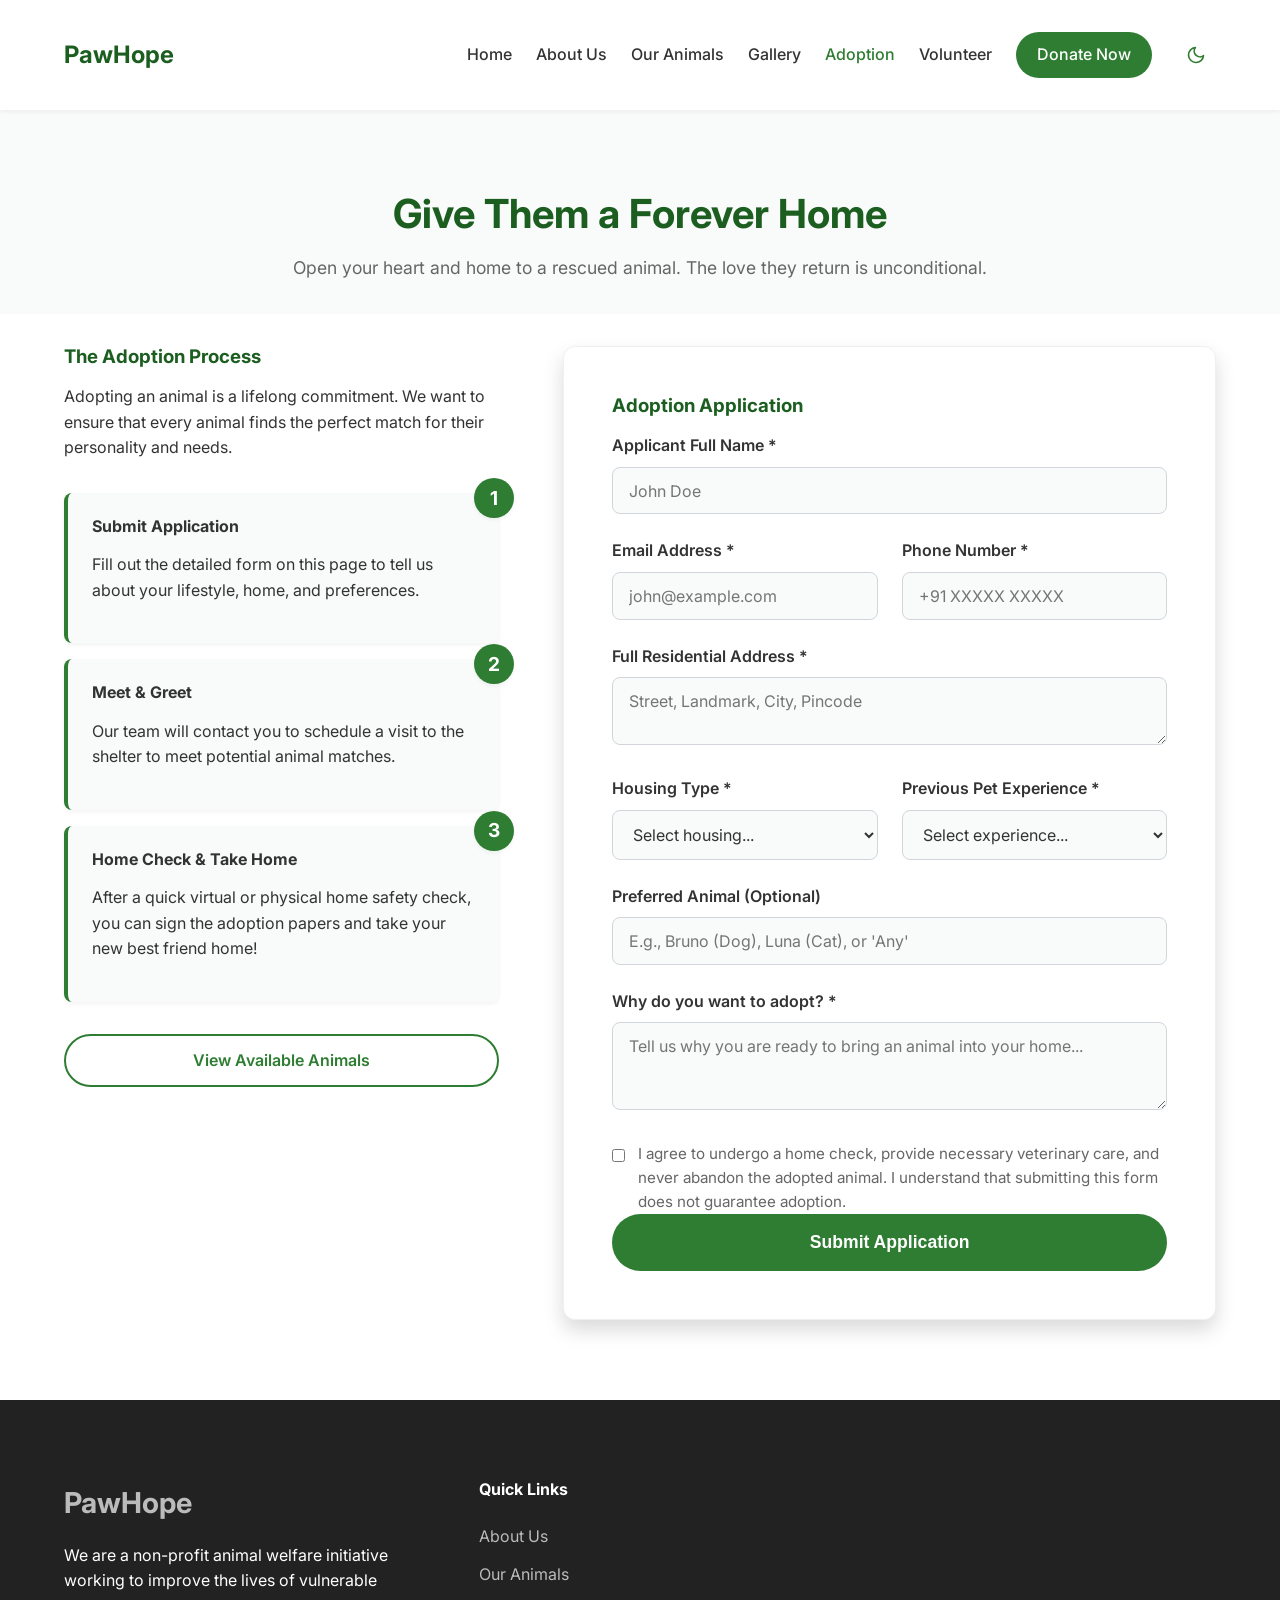
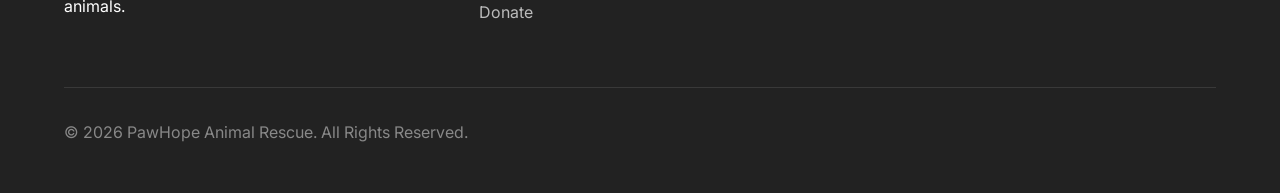
<file: adoption.html>
<!DOCTYPE html>
<html lang="en">
<head>
    <meta charset="UTF-8">
    <meta name="viewport" content="width=device-width, initial-scale=1.0">
    <meta name="description" content="Adopt a rescued animal from PawHope. Fill out our adoption application and give a vulnerable animal a loving forever home.">
    <title>Adoption | PawHope Animal Rescue</title>
    <!-- CSS Files -->
    <link rel="stylesheet" href="css/style.css">
    <link rel="stylesheet" href="css/responsive.css">
    <!-- Google Fonts -->
    <link href="https://fonts.googleapis.com/css2?family=Inter:wght@300;400;500;600;700&display=swap" rel="stylesheet">
    
    <!-- Page Specific Styles -->
    <style>
        .adoption-layout {
            display: grid;
            grid-template-columns: 1fr 1.5fr;
            gap: 4rem;
            align-items: start;
        }

        .process-steps {
            margin-top: 2rem;
        }

        .step-card {
            background: var(--color-bg-light);
            padding: 1.5rem;
            border-radius: var(--radius-sm);
            margin-bottom: 1rem;
            border-left: 4px solid var(--color-primary);
            box-shadow: var(--shadow-sm);
            position: relative;
        }

        .step-number {
            position: absolute;
            top: -15px;
            right: -15px;
            width: 40px;
            height: 40px;
            background: var(--color-primary);
            color: #fff;
            border-radius: 50%;
            display: flex;
            align-items: center;
            justify-content: center;
            font-weight: 700;
            font-size: 1.2rem;
            box-shadow: var(--shadow-sm);
        }

        .form-container {
            background-color: var(--color-bg-main);
            padding: 3rem;
            border-radius: var(--radius-md);
            box-shadow: var(--shadow-lg);
            border: 1px solid #f0f0f0;
        }

        .form-row {
            display: grid;
            grid-template-columns: 1fr 1fr;
            gap: 1.5rem;
        }

        .form-group {
            margin-bottom: 1.5rem;
        }

        .form-label {
            display: block;
            margin-bottom: 0.5rem;
            font-weight: 600;
            color: var(--color-text-main);
        }

        .form-control {
            background-color: var(--color-bg-light);
    color: var(--color-text-main);
            width: 100%;
            padding: 0.8rem 1rem;
            border: 1px solid #d1d5db;
            border-radius: var(--radius-sm);
            font-family: var(--font-main);
            font-size: 1rem;
            transition: border-color var(--transition-fast);
        }

        .form-control:focus {
            
            outline: none;
            border-color: var(--color-primary);
            box-shadow: 0 0 0 3px rgba(46, 125, 50, 0.1);
        }

        .checkbox-group {
            display: flex;
            align-items: flex-start;
            gap: 0.8rem;
            margin-top: 1rem;
            font-size: 0.95rem;
            color: var(--color-text-light);
        }

        .checkbox-group input {
            margin-top: 0.3rem;
            width: 1.2rem;
            height: 1.2rem;
            accent-color: var(--color-primary);
        }

        /* Modal Styles */
        .modal {
            display: none;
            position: fixed;
            top: 0; left: 0; width: 100%; height: 100%;
            background: rgba(0,0,0,0.6);
            z-index: 2000;
            align-items: center;
            justify-content: center;
        }
        
        .modal-content {
            background: #fff;
            padding: 3rem;
            border-radius: var(--radius-md);
            text-align: center;
            max-width: 450px;
            width: 90%;
            box-shadow: var(--shadow-lg);
        }

        @media (max-width: 992px) {
            .adoption-layout {
                grid-template-columns: 1fr;
            }
        }

        @media (max-width: 768px) {
            .form-row {
                grid-template-columns: 1fr;
                gap: 0;
            }
        }
    </style>
</head>
<body>

    <!-- Navigation -->
    <nav class="navbar" id="navbar">
        <div class="container nav-container">
            <a href="index.html" class="logo">
                <span class="logo-icon">PawHope</span>
            </a>
            <ul class="nav-links" id="nav-links">
                <li><a href="index.html">Home</a></li>
                <li><a href="about.html">About Us</a></li>
                <li><a href="animals.html">Our Animals</a></li>
                <li><a href="gallery.html">Gallery</a></li>
                <li><a href="adoption.html" class="active">Adoption</a></li>
                <li><a href="volunteer.html">Volunteer</a></li>
                <li class="nav-cta"><a href="donate.html" class="btn btn-primary">Donate Now</a></li>
           <li>
    <button id="theme-toggle" class="btn btn-outline" style="padding: 0.5rem; border-radius: 50%; width: 40px; height: 40px; display: flex; align-items: center; justify-content: center; border: none;" aria-label="Toggle Dark Mode">
        <!-- Default Moon Icon -->
        <svg id="theme-icon" width="20" height="20" viewBox="0 0 24 24" fill="none" stroke="currentColor" stroke-width="2" stroke-linecap="round" stroke-linejoin="round">
            <path d="M21 12.79A9 9 0 1 1 11.21 3 7 7 0 0 0 21 12.79z"></path>
        </svg>
    </button>
</li>
            </ul>
            <div class="hamburger" id="hamburger">
                <span class="bar"></span>
                <span class="bar"></span>
                <span class="bar"></span>
            </div>
        </div>
    </nav>

    <!-- Page Header -->
    <header class="section-padding bg-light text-center" style="padding-bottom: 2rem;">
        <div class="container">
            <h1 class="section-title">Give Them a Forever Home</h1>
            <p class="section-subtitle">Open your heart and home to a rescued animal. The love they return is unconditional.</p>
        </div>
    </header>

    <!-- Main Content Section -->
    <section class="section-padding pt-0" style="padding-top: 2rem;">
        <div class="container adoption-layout">
            
            <!-- Left Side: Process Information -->
            <div>
                <h3 style="color: var(--color-primary-dark);">The Adoption Process</h3>
                <p>Adopting an animal is a lifelong commitment. We want to ensure that every animal finds the perfect match for their personality and needs.</p>
                
                <div class="process-steps">
                    <div class="step-card">
                        <div class="step-number">1</div>
                        <h4>Submit Application</h4>
                        <p class="text-light text-sm">Fill out the detailed form on this page to tell us about your lifestyle, home, and preferences.</p>
                    </div>
                    <div class="step-card">
                        <div class="step-number">2</div>
                        <h4>Meet & Greet</h4>
                        <p class="text-light text-sm">Our team will contact you to schedule a visit to the shelter to meet potential animal matches.</p>
                    </div>
                    <div class="step-card">
                        <div class="step-number">3</div>
                        <h4>Home Check & Take Home</h4>
                        <p class="text-light text-sm">After a quick virtual or physical home safety check, you can sign the adoption papers and take your new best friend home!</p>
                    </div>
                </div>

                <div class="mt-2 text-center">
                    <a href="animals.html" class="btn btn-outline" style="width: 100%;">View Available Animals</a>
                </div>
            </div>

            <!-- Right Side: Application Form -->
            <div class="form-container">
                <h3 class="mb-3" style="color: var(--color-primary-dark);">Adoption Application</h3>
                
                <form id="adoptionForm">
                    <!-- Personal Details -->
                    <div class="form-group">
                        <label class="form-label" for="adpt-name">Applicant Full Name *</label>
                        <input type="text" id="adpt-name" class="form-control" required placeholder="John Doe">
                    </div>

                    <div class="form-row">
                        <div class="form-group">
                            <label class="form-label" for="adpt-email">Email Address *</label>
                            <input type="email" id="adpt-email" class="form-control" required placeholder="john@example.com">
                        </div>
                        <div class="form-group">
                            <label class="form-label" for="adpt-phone">Phone Number *</label>
                            <input type="tel" id="adpt-phone" class="form-control" required placeholder="+91 XXXXX XXXXX">
                        </div>
                    </div>

                    <div class="form-group">
                        <label class="form-label" for="adpt-address">Full Residential Address *</label>
                        <textarea id="adpt-address" class="form-control" rows="2" required placeholder="Street, Landmark, City, Pincode"></textarea>
                    </div>

                    <div class="form-row">
                        <div class="form-group">
                            <label class="form-label" for="adpt-housing">Housing Type *</label>
                            <select id="adpt-housing" class="form-control" required>
                                <option value="" disabled selected>Select housing...</option>
                                <option value="Apartment (Rented)">Apartment (Rented)</option>
                                <option value="Apartment (Owned)">Apartment (Owned)</option>
                                <option value="Independent House">Independent House</option>
                                <option value="House with Yard">House with Fenced Yard</option>
                            </select>
                        </div>
                        <div class="form-group">
                            <label class="form-label" for="adpt-experience">Previous Pet Experience *</label>
                            <select id="adpt-experience" class="form-control" required>
                                <option value="" disabled selected>Select experience...</option>
                                <option value="First Time">First Time Owner</option>
                                <option value="Have Owned Pets">Have Owned Pets Before</option>
                                <option value="Currently Have Pets">Currently Have Pets</option>
                            </select>
                        </div>
                    </div>

                    <div class="form-group">
                        <label class="form-label" for="adpt-animal">Preferred Animal (Optional)</label>
                        <input type="text" id="adpt-animal" class="form-control" placeholder="E.g., Bruno (Dog), Luna (Cat), or 'Any'">
                    </div>

                    <div class="form-group">
                        <label class="form-label" for="adpt-reason">Why do you want to adopt? *</label>
                        <textarea id="adpt-reason" class="form-control" rows="3" required placeholder="Tell us why you are ready to bring an animal into your home..."></textarea>
                    </div>

                    <div class="checkbox-group mb-3">
                        <input type="checkbox" id="adpt-agreement" required>
                        <label for="adpt-agreement">I agree to undergo a home check, provide necessary veterinary care, and never abandon the adopted animal. I understand that submitting this form does not guarantee adoption.</label>
                    </div>

                    <button type="submit" class="btn btn-primary btn-large" style="width: 100%;">Submit Application</button>
                </form>
            </div>
        </div>
    </section>

    <!-- Success Modal -->
    <div class="modal" id="adoptionSuccessModal">
        <div class="modal-content">
            <div style="font-size: 4rem; color: var(--color-primary); margin-bottom: 1rem;">🐾</div>
            <h3 style="color: var(--color-primary-dark);">Application Sent!</h3>
            <p class="mb-2">Thank you, <strong id="modal-adpt-name"></strong>!</p>
            <p style="font-size: 0.95rem; color: var(--color-text-light);" class="mb-3">We have received your application to adopt. Our adoption coordinator will review your details and reach out to you within 3-5 business days to discuss the next steps.</p>
            <button id="closeAdptModal" class="btn btn-primary" style="width: 100%;">Back to Animals</button>
        </div>
    </div>

    <!-- Footer -->
    <footer class="site-footer">
        <div class="container">
            <div class="footer-grid">
                <div class="footer-about">
                    <a href="index.html" class="footer-logo">PawHope</a>
                    <p>We are a non-profit animal welfare initiative working to improve the lives of vulnerable animals.</p>
                </div>
                <div class="footer-links">
                    <h4>Quick Links</h4>
                    <ul>
                        <li><a href="about.html">About Us</a></li>
                        <li><a href="animals.html">Our Animals</a></li>
                        <li><a href="donate.html">Donate</a></li>
                    </ul>
                </div>
            </div>
            <div class="footer-bottom text-center">
                <p>&copy; 2026 PawHope Animal Rescue. All Rights Reserved.</p>
            </div>
        </div>
    </footer>

    <!-- JavaScript -->
    <script src="js/main.js"></script>
    <script>
        document.addEventListener('DOMContentLoaded', () => {
            const adoptionForm = document.getElementById('adoptionForm');
            const successModal = document.getElementById('adoptionSuccessModal');
            const closeModalBtn = document.getElementById('closeAdptModal');
            const modalName = document.getElementById('modal-adpt-name');

            if (adoptionForm) {
                adoptionForm.addEventListener('submit', (e) => {
                    e.preventDefault();
                    
                    // Get applicant name for personalized modal
                    const name = document.getElementById('adpt-name').value.trim();
                    
                    // Mock submission logic
                    console.log("Mock Adoption Application Submitted");
                    
                    // Show modal
                    modalName.innerText = name.split(' ')[0];
                    successModal.style.display = 'flex';
                });
            }

            const closeModal = () => {
                successModal.style.display = 'none';
                adoptionForm.reset();
                window.location.href = 'animals.html';
            };

            if (closeModalBtn) closeModalBtn.addEventListener('click', closeModal);
            window.addEventListener('click', (e) => {
                if (e.target === successModal) closeModal();
            });
        });
    </script>
</body>
</html>
</file>
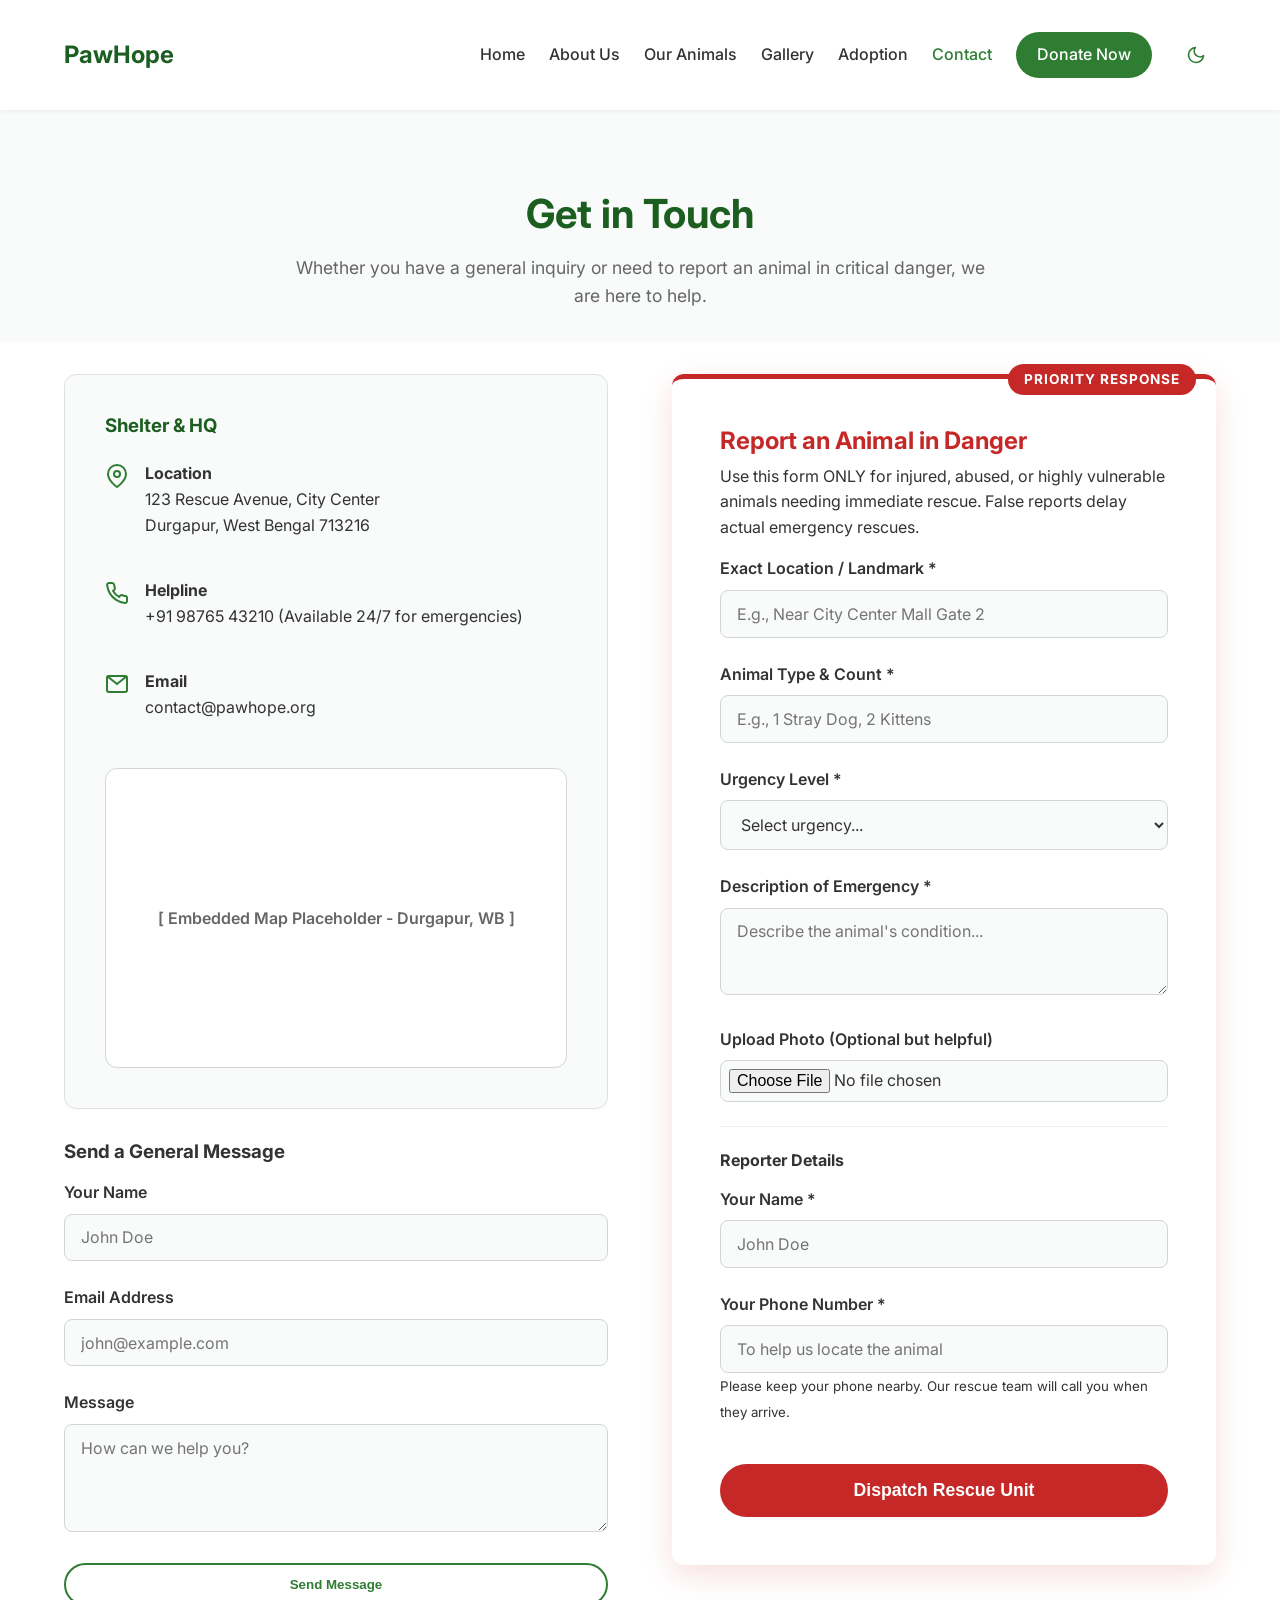
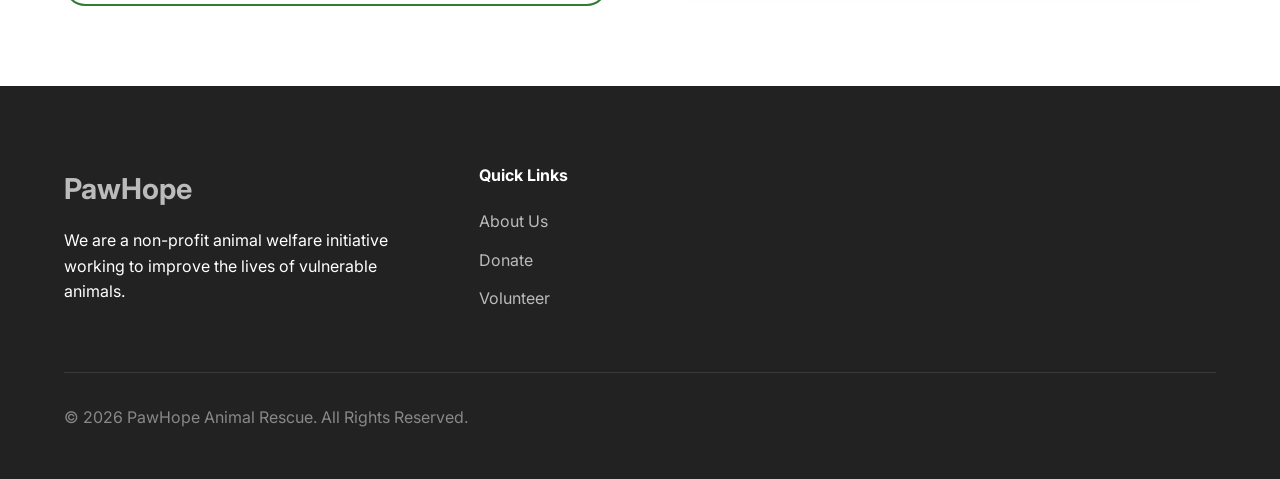
<file: contact.html>
<!DOCTYPE html>
<html lang="en">
<head>
    <meta charset="UTF-8">
    <meta name="viewport" content="width=device-width, initial-scale=1.0">
    <meta name="description" content="Contact PawHope Animal Rescue. Get in touch with us or report an animal emergency immediately.">
    <title>Contact Us | PawHope Animal Rescue</title>
    <!-- CSS Files -->
    <link rel="stylesheet" href="css/style.css">
    <link rel="stylesheet" href="css/responsive.css">
    <!-- Google Fonts -->
    <link href="https://fonts.googleapis.com/css2?family=Inter:wght@300;400;500;600;700&display=swap" rel="stylesheet">
    
    <!-- Page Specific Styles -->
    <style>
        .contact-layout {
            display: grid;
            grid-template-columns: 1fr 1fr;
            gap: 4rem;
            align-items: start;
        }

        .contact-info-card {
            background: var(--color-bg-light);
            padding: 2.5rem;
            border-radius: var(--radius-md);
            margin-bottom: 2rem;
            border: 1px solid #e0e0e0;
        }

        .contact-detail {
            display: flex;
            gap: 1rem;
            margin-bottom: 1.5rem;
            align-items: flex-start;
        }

        .contact-icon {
            color: var(--color-primary);
            margin-top: 3px;
        }

        /* Emergency Form Styling */
        .emergency-form-container {
            background-color: var(--color-bg-main);
            padding: 3rem;
            border-radius: var(--radius-md);
            box-shadow: 0 10px 30px rgba(198, 40, 40, 0.15); /* Red tinted shadow */
            border-top: 5px solid var(--color-danger);
            position: relative;
        }

        .emergency-badge {
            position: absolute;
            top: -15px;
            right: 20px;
            background: var(--color-danger);
            color: white;
            padding: 0.3rem 1rem;
            border-radius: 50px;
            font-size: 0.85rem;
            font-weight: 700;
            letter-spacing: 1px;
            text-transform: uppercase;
        }

        .form-group {
            margin-bottom: 1.5rem;
        }

        .form-label {
            display: block;
            margin-bottom: 0.5rem;
            font-weight: 600;
            color: var(--color-text-main);
        }

        .form-control {
            background-color: var(--color-bg-light);
    color: var(--color-text-main);
            width: 100%;
            padding: 0.8rem 1rem;
            border: 1px solid #d1d5db;
            border-radius: var(--radius-sm);
            font-family: var(--font-main);
            font-size: 1rem;
            transition: border-color var(--transition-fast);
        }

        .form-control:focus {
            outline: none;
            border-color: var(--color-primary);
        }
        
        .emergency-form-container .form-control:focus {
            border-color: var(--color-danger);
            box-shadow: 0 0 0 3px rgba(198, 40, 40, 0.1);
        }

        .map-container {
            width: 100%;
            height: 300px;
            background-color: var(--color-bg-main);
            border-radius: var(--radius-md);
            overflow: hidden;
            display: flex;
            align-items: center;
            justify-content: center;
            color: var(--color-text-light);
            font-weight: 600;
            border: 1px solid #d1d5db;
        }

        .btn-danger {
            background-color: var(--color-danger);
            color: white;
            border: none;
        }

        .btn-danger:hover {
            background-color: #b71c1c;
            transform: translateY(-2px);
            box-shadow: var(--shadow-md);
        }

        /* Modals */
        .modal {
            display: none;
            position: fixed;
            top: 0; left: 0; width: 100%; height: 100%;
            background: rgba(0,0,0,0.6);
            z-index: 2000;
            align-items: center;
            justify-content: center;
        }
        
        .modal-content {
            background-color: var(--color-bg-main);
            padding: 3rem;
            border-radius: var(--radius-md);
            text-align: center;
            max-width: 450px;
            width: 90%;
            box-shadow: var(--shadow-lg);
        }

        @media (max-width: 992px) {
            .contact-layout {
                grid-template-columns: 1fr;
            }
        }
    </style>
</head>
<body>

    <!-- Navigation -->
    <nav class="navbar" id="navbar">
        <div class="container nav-container">
            <a href="index.html" class="logo">
                <span class="logo-icon">PawHope</span>
            </a>
            <ul class="nav-links" id="nav-links">
                <li><a href="index.html">Home</a></li>
                <li><a href="about.html">About Us</a></li>
                <li><a href="animals.html">Our Animals</a></li>
                <li><a href="gallery.html">Gallery</a></li>
                <li><a href="adoption.html">Adoption</a></li>
                <li><a href="contact.html" class="active">Contact</a></li>
                <li class="nav-cta"><a href="donate.html" class="btn btn-primary">Donate Now</a></li>
            <li>
    <button id="theme-toggle" class="btn btn-outline" style="padding: 0.5rem; border-radius: 50%; width: 40px; height: 40px; display: flex; align-items: center; justify-content: center; border: none;" aria-label="Toggle Dark Mode">
        <!-- Default Moon Icon -->
        <svg id="theme-icon" width="20" height="20" viewBox="0 0 24 24" fill="none" stroke="currentColor" stroke-width="2" stroke-linecap="round" stroke-linejoin="round">
            <path d="M21 12.79A9 9 0 1 1 11.21 3 7 7 0 0 0 21 12.79z"></path>
        </svg>
    </button>
</li>
            </ul>
            <div class="hamburger" id="hamburger">
                <span class="bar"></span>
                <span class="bar"></span>
                <span class="bar"></span>
            </div>
        </div>
    </nav>

    <!-- Page Header -->
    <header class="section-padding bg-light text-center" style="padding-bottom: 2rem;">
        <div class="container">
            <h1 class="section-title">Get in Touch</h1>
            <p class="section-subtitle">Whether you have a general inquiry or need to report an animal in critical danger, we are here to help.</p>
        </div>
    </header>

    <!-- Main Content Section -->
    <section class="section-padding pt-0" style="padding-top: 2rem;">
        <div class="container contact-layout">
            
            <!-- Left Side: Contact Info & General Form -->
            <div>
                <div class="contact-info-card">
                    <h3 style="color: var(--color-primary-dark); margin-bottom: 1.5rem;">Shelter & HQ</h3>
                    
                    <div class="contact-detail">
                        <svg class="contact-icon" width="24" height="24" viewBox="0 0 24 24" fill="none" stroke="currentColor" stroke-width="2"><path d="M21 10c0 7-9 13-9 13s-9-6-9-13a9 9 0 0 1 18 0z"></path><circle cx="12" cy="10" r="3"></circle></svg>
                        <div>
                            <strong>Location</strong>
                            <p class="text-light">123 Rescue Avenue, City Center<br>Durgapur, West Bengal 713216</p>
                        </div>
                    </div>
                    
                    <div class="contact-detail">
                        <svg class="contact-icon" width="24" height="24" viewBox="0 0 24 24" fill="none" stroke="currentColor" stroke-width="2"><path d="M22 16.92v3a2 2 0 0 1-2.18 2 19.79 19.79 0 0 1-8.63-3.07 19.5 19.5 0 0 1-6-6 19.79 19.79 0 0 1-3.07-8.67A2 2 0 0 1 4.11 2h3a2 2 0 0 1 2 1.72 12.84 12.84 0 0 0 .7 2.81 2 2 0 0 1-.45 2.11L8.09 9.91a16 16 0 0 0 6 6l1.27-1.27a2 2 0 0 1 2.11-.45 12.84 12.84 0 0 0 2.81.7A2 2 0 0 1 22 16.92z"></path></svg>
                        <div>
                            <strong>Helpline</strong>
                            <p class="text-light">+91 98765 43210 (Available 24/7 for emergencies)</p>
                        </div>
                    </div>

                    <div class="contact-detail">
                        <svg class="contact-icon" width="24" height="24" viewBox="0 0 24 24" fill="none" stroke="currentColor" stroke-width="2"><rect x="2" y="4" width="20" height="16" rx="2"></rect><path d="M22 4l-10 8L2 4"></path></svg>
                        <div>
                            <strong>Email</strong>
                            <p class="text-light">contact@pawhope.org</p>
                        </div>
                    </div>

                    <div class="map-container mt-2">
                        [ Embedded Map Placeholder - Durgapur, WB ]
                    </div>
                </div>

                <!-- General Contact Form -->
                <h3 class="mt-2 mb-2">Send a General Message</h3>
                <form id="generalForm">
                    <div class="form-group">
                        <label class="form-label" for="gen-name">Your Name</label>
                        <input type="text" id="gen-name" class="form-control" required placeholder="John Doe">
                    </div>
                    <div class="form-group">
                        <label class="form-label" for="gen-email">Email Address</label>
                        <input type="email" id="gen-email" class="form-control" required placeholder="john@example.com">
                    </div>
                    <div class="form-group">
                        <label class="form-label" for="gen-message">Message</label>
                        <textarea id="gen-message" class="form-control" rows="4" required placeholder="How can we help you?"></textarea>
                    </div>
                    <button type="submit" class="btn btn-outline" style="width: 100%;">Send Message</button>
                </form>
            </div>

            <!-- Right Side: Emergency Rescue Form -->
            <div id="emergency">
                <div class="emergency-form-container">
                    <div class="emergency-badge">Priority Response</div>
                    <h2 style="color: var(--color-danger); margin-bottom: 0.5rem;">Report an Animal in Danger</h2>
                    <p class="text-light mb-3">Use this form ONLY for injured, abused, or highly vulnerable animals needing immediate rescue. False reports delay actual emergency rescues.</p>
                    
                    <form id="emergencyForm">
                        <div class="form-group">
                            <label class="form-label" for="emg-location">Exact Location / Landmark *</label>
                            <input type="text" id="emg-location" class="form-control" required placeholder="E.g., Near City Center Mall Gate 2">
                        </div>

                        <div class="form-group">
                            <label class="form-label" for="emg-animal">Animal Type & Count *</label>
                            <input type="text" id="emg-animal" class="form-control" required placeholder="E.g., 1 Stray Dog, 2 Kittens">
                        </div>

                        <div class="form-group">
                            <label class="form-label" for="emg-urgency">Urgency Level *</label>
                            <select id="emg-urgency" class="form-control" required>
                                <option value="" disabled selected>Select urgency...</option>
                                <option value="Critical">Critical (Bleeding, Hit by car, Unconscious)</option>
                                <option value="High">High (Severe injury, Trapped, Sick)</option>
                                <option value="Normal">Normal (Needs food, Minor skin issue)</option>
                            </select>
                        </div>

                        <div class="form-group">
                            <label class="form-label" for="emg-desc">Description of Emergency *</label>
                            <textarea id="emg-desc" class="form-control" rows="3" required placeholder="Describe the animal's condition..."></textarea>
                        </div>

                        <div class="form-group">
                            <label class="form-label" for="emg-photo">Upload Photo (Optional but helpful)</label>
                            <input type="file" id="emg-photo" class="form-control" accept="image/*" style="padding: 0.5rem;">
                        </div>

                        <div style="border-top: 1px solid #eee; margin: 1.5rem 0;"></div>

                        <h4 class="mb-1">Reporter Details</h4>
                        <div class="form-group">
                            <label class="form-label" for="emg-name">Your Name *</label>
                            <input type="text" id="emg-name" class="form-control" required placeholder="John Doe">
                        </div>
                        <div class="form-group">
                            <label class="form-label" for="emg-phone">Your Phone Number *</label>
                            <input type="tel" id="emg-phone" class="form-control" required placeholder="To help us locate the animal">
                            <small class="text-light">Please keep your phone nearby. Our rescue team will call you when they arrive.</small>
                        </div>

                        <button type="submit" class="btn btn-danger btn-large" style="width: 100%; margin-top: 1rem;">
                            Dispatch Rescue Unit
                        </button>
                    </form>
                </div>
            </div>

        </div>
    </section>

    <!-- Modals -->
    <!-- General Contact Modal -->
    <div class="modal" id="generalModal">
        <div class="modal-content">
            <div style="font-size: 3rem; color: var(--color-primary); margin-bottom: 1rem;">✓</div>
            <h3>Message Sent</h3>
            <p class="text-light mb-3">Thank you for reaching out. Our team will get back to you shortly.</p>
            <button id="closeGenModal" class="btn btn-primary" style="width: 100%;">Close</button>
        </div>
    </div>

    <!-- Emergency Modal -->
    <div class="modal" id="emergencyModal">
        <div class="modal-content" style="border-top: 5px solid var(--color-danger);">
            <div style="font-size: 3rem; color: var(--color-danger); margin-bottom: 1rem;">🚨</div>
            <h3 style="color: var(--color-danger);">Rescue Request Submitted</h3>
            <p class="mb-2">Reference ID: <strong id="emg-ref-id"></strong></p>
            <p class="text-light mb-3">Our dispatcher has been notified. <strong>Please stay near the animal if it is safe to do so</strong> and keep your phone available. We will contact you momentarily.</p>
            <button id="closeEmgModal" class="btn btn-danger" style="width: 100%;">Understood</button>
        </div>
    </div>

    <!-- Footer -->
    <footer class="site-footer">
        <div class="container">
            <div class="footer-grid">
                <div class="footer-about">
                    <a href="index.html" class="footer-logo">PawHope</a>
                    <p>We are a non-profit animal welfare initiative working to improve the lives of vulnerable animals.</p>
                </div>
                <div class="footer-links">
                    <h4>Quick Links</h4>
                    <ul>
                        <li><a href="about.html">About Us</a></li>
                        <li><a href="donate.html">Donate</a></li>
                        <li><a href="volunteer.html">Volunteer</a></li>
                    </ul>
                </div>
            </div>
            <div class="footer-bottom text-center">
                <p>&copy; 2026 PawHope Animal Rescue. All Rights Reserved.</p>
            </div>
        </div>
    </footer>

    <!-- JavaScript -->
    <script src="js/main.js"></script>
    <script>
        document.addEventListener('DOMContentLoaded', () => {
            // General Form
            const generalForm = document.getElementById('generalForm');
            const generalModal = document.getElementById('generalModal');
            const closeGenModal = document.getElementById('closeGenModal');

            if (generalForm) {
                generalForm.addEventListener('submit', (e) => {
                    e.preventDefault();
                    generalModal.style.display = 'flex';
                });
            }

            if (closeGenModal) {
                closeGenModal.addEventListener('click', () => {
                    generalModal.style.display = 'none';
                    generalForm.reset();
                });
            }

            // Emergency Form
            const emergencyForm = document.getElementById('emergencyForm');
            const emergencyModal = document.getElementById('emergencyModal');
            const closeEmgModal = document.getElementById('closeEmgModal');
            const emgRefId = document.getElementById('emg-ref-id');

            if (emergencyForm) {
                emergencyForm.addEventListener('submit', (e) => {
                    e.preventDefault();
                    
                    // Generate Mock Rescue ID
                    const refId = 'RES-' + Math.floor(1000 + Math.random() * 9000);
                    emgRefId.innerText = refId;
                    
                    emergencyModal.style.display = 'flex';
                });
            }

            if (closeEmgModal) {
                closeEmgModal.addEventListener('click', () => {
                    emergencyModal.style.display = 'none';
                    emergencyForm.reset();
                });
            }

            // Global Modal Close on Outside Click
            window.addEventListener('click', (e) => {
                if (e.target === generalModal) {
                    generalModal.style.display = 'none';
                    generalForm.reset();
                }
                if (e.target === emergencyModal) {
                    emergencyModal.style.display = 'none';
                    emergencyForm.reset();
                }
            });
            
            // Check URL Hash for auto-scrolling to emergency section
            if(window.location.hash === '#emergency') {
                setTimeout(() => {
                    const emgSection = document.getElementById('emergency');
                    if (emgSection) {
                        const y = emgSection.getBoundingClientRect().top + window.scrollY - 100;
                        window.scrollTo({top: y, behavior: 'smooth'});
                    }
                }, 300);
            }
        });
    </script>
</body>
</html>
</file>
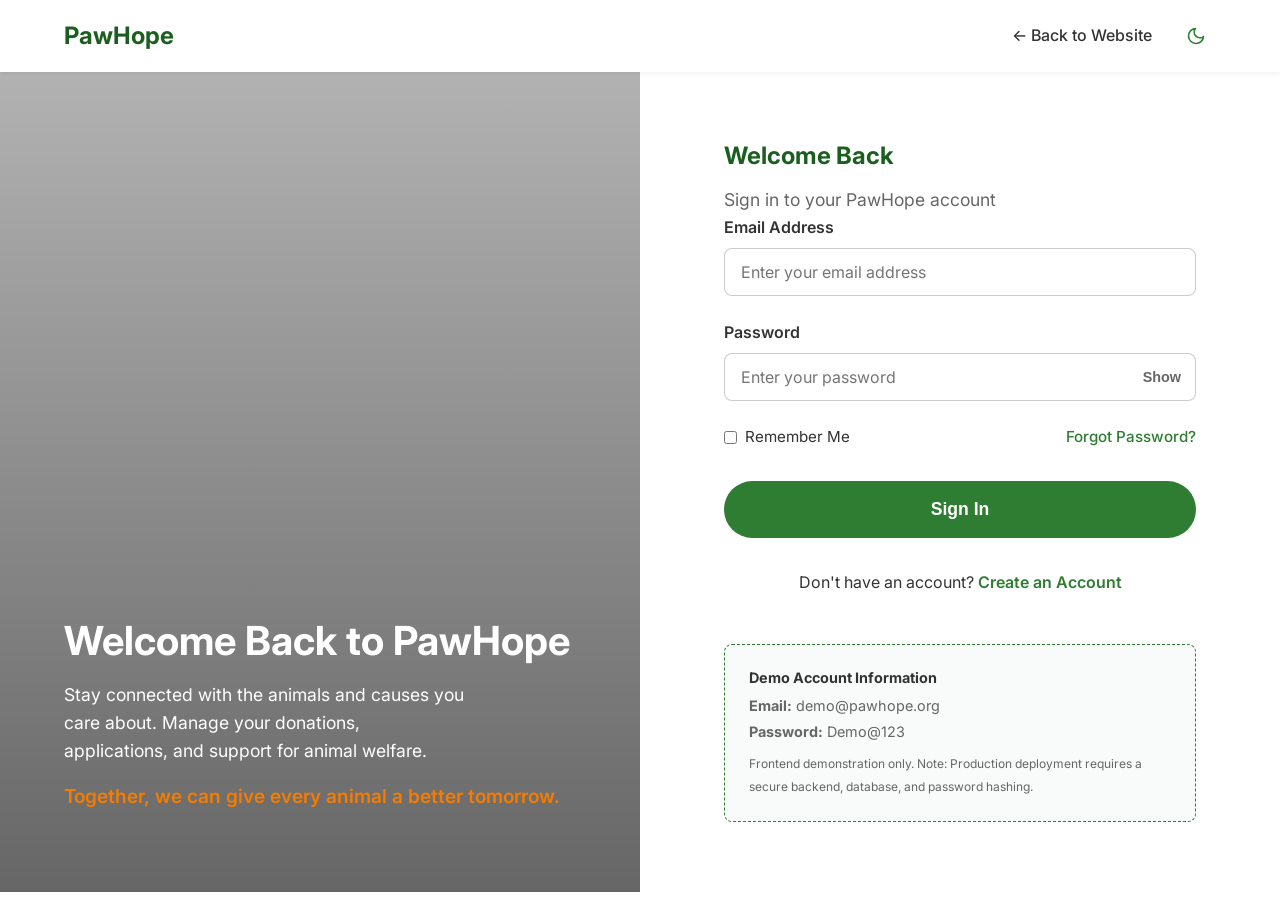
<file: dashboard.html>
<!DOCTYPE html>
<html lang="en">
<head>
    <meta charset="UTF-8">
    <meta name="viewport" content="width=device-width, initial-scale=1.0">
    <meta name="description" content="PawHope User Dashboard. Manage your donations, adoptions, and volunteer profile.">
    <title>Dashboard | PawHope Animal Rescue</title>
    <link rel="stylesheet" href="css/style.css">
    <link rel="stylesheet" href="css/responsive.css">
    <link rel="stylesheet" href="css/auth.css">
    <link href="https://fonts.googleapis.com/css2?family=Inter:wght@300;400;500;600;700&display=swap" rel="stylesheet">
</head>
<body class="dashboard-body">

    <!-- Main Navbar -->
    <nav class="navbar" id="navbar">
        <div class="container nav-container">
            <a href="index.html" class="logo">
                <span class="logo-icon">PawHope</span>
            </a>
            <ul class="nav-links">
                <li><a href="animals.html">Our Animals</a></li>
                <li><a href="donate.html">Donate</a></li>
                <li>
                    <button id="theme-toggle" class="btn btn-outline" style="padding: 0.5rem; border-radius: 50%; width: 40px; height: 40px; display: flex; align-items: center; justify-content: center; border: none; background: transparent;" aria-label="Toggle Dark Mode">
                        <svg id="theme-icon" width="20" height="20" viewBox="0 0 24 24" fill="none" stroke="currentColor" stroke-width="2" stroke-linecap="round" stroke-linejoin="round">
                            <path d="M21 12.79A9 9 0 1 1 11.21 3 7 7 0 0 0 21 12.79z"></path>
                        </svg>
                    </button>
                </li>
            </ul>
        </div>
    </nav>

    <!-- Dashboard Layout -->
    <div class="container dashboard-layout">
        
        <!-- Sidebar Navigation -->
        <aside class="dashboard-sidebar">
            <div class="sidebar-profile">
                <div class="avatar">R</div>
                <div>
                    <h4 style="margin-bottom: 0;" class="user-name">User Name</h4>
                    <p style="font-size: 0.85rem; color: var(--color-text-light);">Donor Profile</p>
                </div>
            </div>

            <nav class="sidebar-nav">
                <a class="sidebar-link active" data-target="view-overview">Overview</a>
                <a class="sidebar-link" data-target="view-donations">My Donations</a>
                <a class="sidebar-link" data-target="view-campaigns">Supported Campaigns</a>
                <a class="sidebar-link" data-target="view-adoptions">Adoption Applications</a>
                <a class="sidebar-link" data-target="view-volunteer">Volunteer Activities</a>
                <a class="sidebar-link" data-target="view-sponsored">Sponsored Animals</a>
                <a class="sidebar-link" data-target="view-settings">Settings & Profile</a>
                <a class="sidebar-link" id="logout-btn" style="color: var(--color-danger); margin-top: 1rem;">Logout</a>
            </nav>
        </aside>

        <!-- Main Content Area -->
        <main class="dashboard-content">
            
            <!-- Section: Overview -->
            <section id="view-overview" class="dashboard-section active">
                <h2 style="color: var(--color-primary-dark); margin-bottom: 0.5rem;">Welcome back, <span class="user-name"></span>!</h2>
                <p class="text-light mb-4">Thank you for standing with animals in need.</p>

                <!-- Summary Cards -->
                <div class="summary-grid">
                    <div class="summary-card">
                        <h4>Total Contributions</h4>
                        <h2 id="total-donated">₹0</h2>
                    </div>
                    <div class="summary-card">
                        <h4>Donations</h4>
                        <h2 id="donation-count">0</h2>
                    </div>
                    <div class="summary-card">
                        <h4>Animals Supported</h4>
                        <h2>18</h2>
                    </div>
                    <div class="summary-card">
                        <h4>Campaigns</h4>
                        <h2>4</h2>
                    </div>
                </div>

                <h3 class="mb-3">Your Impact</h3>
                <div class="grid-2">
                    <div class="mission-card" style="padding: 1.5rem;">
                        <h4 style="color: var(--color-primary);">Food Support</h4>
                        <p class="text-light" style="font-size: 0.9rem;">Your contributions help provide nutritious food and clean water.</p>
                    </div>
                    <div class="mission-card" style="padding: 1.5rem;">
                        <h4 style="color: var(--color-primary);">Medical Care</h4>
                        <p class="text-light" style="font-size: 0.9rem;">Your support helps vulnerable animals receive veterinary assistance.</p>
                    </div>
                </div>
            </section>

            <!-- Section: My Donations -->
            <section id="view-donations" class="dashboard-section">
                <h2 class="mb-1" style="color: var(--color-primary-dark);">My Donation History</h2>
                <p class="text-light mb-3">A record of your past mock transactions.</p>
                
                <div class="table-responsive">
                    <table>
                        <thead>
                            <tr>
                                <th>Date</th>
                                <th>Amount</th>
                                <th>Purpose</th>
                                <th>Campaign</th>
                                <th>Status</th>
                            </tr>
                        </thead>
                        <tbody id="donation-tbody">
                            <!-- Populated by JS -->
                        </tbody>
                    </table>
                </div>
            </section>

            <!-- Section: Campaigns -->
            <section id="view-campaigns" class="dashboard-section">
                <h2 class="mb-3" style="color: var(--color-primary-dark);">Campaigns You Support</h2>
                <div class="grid-2">
                    <div class="goal-card" style="background: var(--color-bg-light); border: 1px solid rgba(0,0,0,0.1);">
                        <h4>Shelter Development</h4>
                        <p class="text-light" style="font-size:0.9rem;">Your contribution: ₹10,000</p>
                        <div class="progress-container" style="margin-top: 1rem;">
                            <div class="progress-bar"><div class="progress-fill" style="width: 65%;"></div></div>
                            <p class="progress-text">65% Funded</p>
                        </div>
                    </div>
                    <div class="goal-card" style="background: var(--color-bg-light); border: 1px solid rgba(0,0,0,0.1);">
                        <h4>Community Food Program</h4>
                        <p class="text-light" style="font-size:0.9rem;">Your contribution: ₹500</p>
                        <div class="progress-container" style="margin-top: 1rem;">
                            <div class="progress-bar"><div class="progress-fill" style="width: 80%;"></div></div>
                            <p class="progress-text">80% Funded</p>
                        </div>
                    </div>
                </div>
            </section>

            <!-- Section: Adoptions -->
            <section id="view-adoptions" class="dashboard-section">
                <h2 class="mb-3" style="color: var(--color-primary-dark);">My Adoption Applications</h2>
                <div class="table-responsive">
                    <table>
                        <thead>
                            <tr>
                                <th>Application ID</th>
                                <th>Animal</th>
                                <th>Date Applied</th>
                                <th>Status</th>
                            </tr>
                        </thead>
                        <tbody id="adoption-tbody">
                            <!-- Populated by JS -->
                        </tbody>
                    </table>
                </div>
            </section>

            <!-- Section: Volunteer -->
            <section id="view-volunteer" class="dashboard-section">
                <h2 class="mb-3" style="color: var(--color-primary-dark);">My Volunteer Activities</h2>
                <div class="table-responsive">
                    <table>
                        <thead>
                            <tr>
                                <th>Activity</th>
                                <th>Date</th>
                                <th>Status</th>
                            </tr>
                        </thead>
                        <tbody id="volunteer-tbody">
                            <!-- Populated by JS -->
                        </tbody>
                    </table>
                </div>
            </section>
            
            <!-- Section: Sponsored Animals -->
            <section id="view-sponsored" class="dashboard-section">
                <h2 class="mb-3" style="color: var(--color-primary-dark);">Animals You Sponsor</h2>
                <div class="animal-card" style="max-width: 300px; background: var(--color-bg-light); border: 1px solid rgba(0,0,0,0.1);">
                    <div class="animal-image" style="height: 180px;">
                        <img src="https://images.unsplash.com/photo-1543466835-00a7907e9de1?auto=format&fit=crop&w=600&q=80" alt="Bruno">
                    </div>
                    <div class="animal-details" style="padding: 1.5rem;">
                        <h3>Bruno</h3>
                        <p class="text-light" style="font-size: 0.9rem; margin-bottom: 0.5rem;">Dog • 3 Years</p>
                        <p style="font-weight: bold; color: var(--color-primary);">₹1,000 / month</p>
                        <p class="mb-2"><span class="badge badge-success">Status: Active</span></p>
                        <a href="animals.html" class="btn btn-outline" style="width: 100%; padding: 0.5rem;">View Animal</a>
                    </div>
                </div>
            </section>

            <!-- Section: Settings -->
            <section id="view-settings" class="dashboard-section">
                <h2 class="mb-3" style="color: var(--color-primary-dark);">Profile & Settings</h2>
                <form id="profileForm" style="max-width: 500px;">
                    <div class="form-group">
                        <label class="form-label">Full Name</label>
                        <input type="text" class="form-control" id="profile-name">
                    </div>
                    <div class="form-group">
                        <label class="form-label">Email Address</label>
                        <input type="email" class="form-control" id="profile-email" readonly style="background: var(--color-bg-light); opacity: 0.7;">
                    </div>
                    <div class="form-group">
                        <label class="form-label">Phone Number</label>
                        <input type="tel" class="form-control" placeholder="+91 XXXXX XXXXX">
                    </div>
                    
                    <h4 class="mt-4 mb-2">Communication Preferences</h4>
                    <label style="display: flex; gap: 0.5rem; margin-bottom: 0.5rem; cursor: pointer; color: var(--color-text-main);">
                        <input type="checkbox" checked style="accent-color: var(--color-primary);"> Email Updates & Newsletters
                    </label>
                    <label style="display: flex; gap: 0.5rem; margin-bottom: 1.5rem; cursor: pointer; color: var(--color-text-main);">
                        <input type="checkbox" checked style="accent-color: var(--color-primary);"> Donation Receipts
                    </label>

                    <button type="submit" class="btn btn-primary">Save Changes</button>
                </form>
            </section>

        </main>
    </div>

    <!-- Footer -->
    <footer class="site-footer">
        <div class="container">
            <div class="footer-bottom text-center" style="border-top: none; padding-top: 1rem;">
                <p>&copy; 2026 PawHope Animal Rescue. All Rights Reserved.</p>
            </div>
        </div>
    </footer>

    <script src="js/main.js"></script>
    <script src="js/dashboard.js"></script>
</body>
</html>
</file>
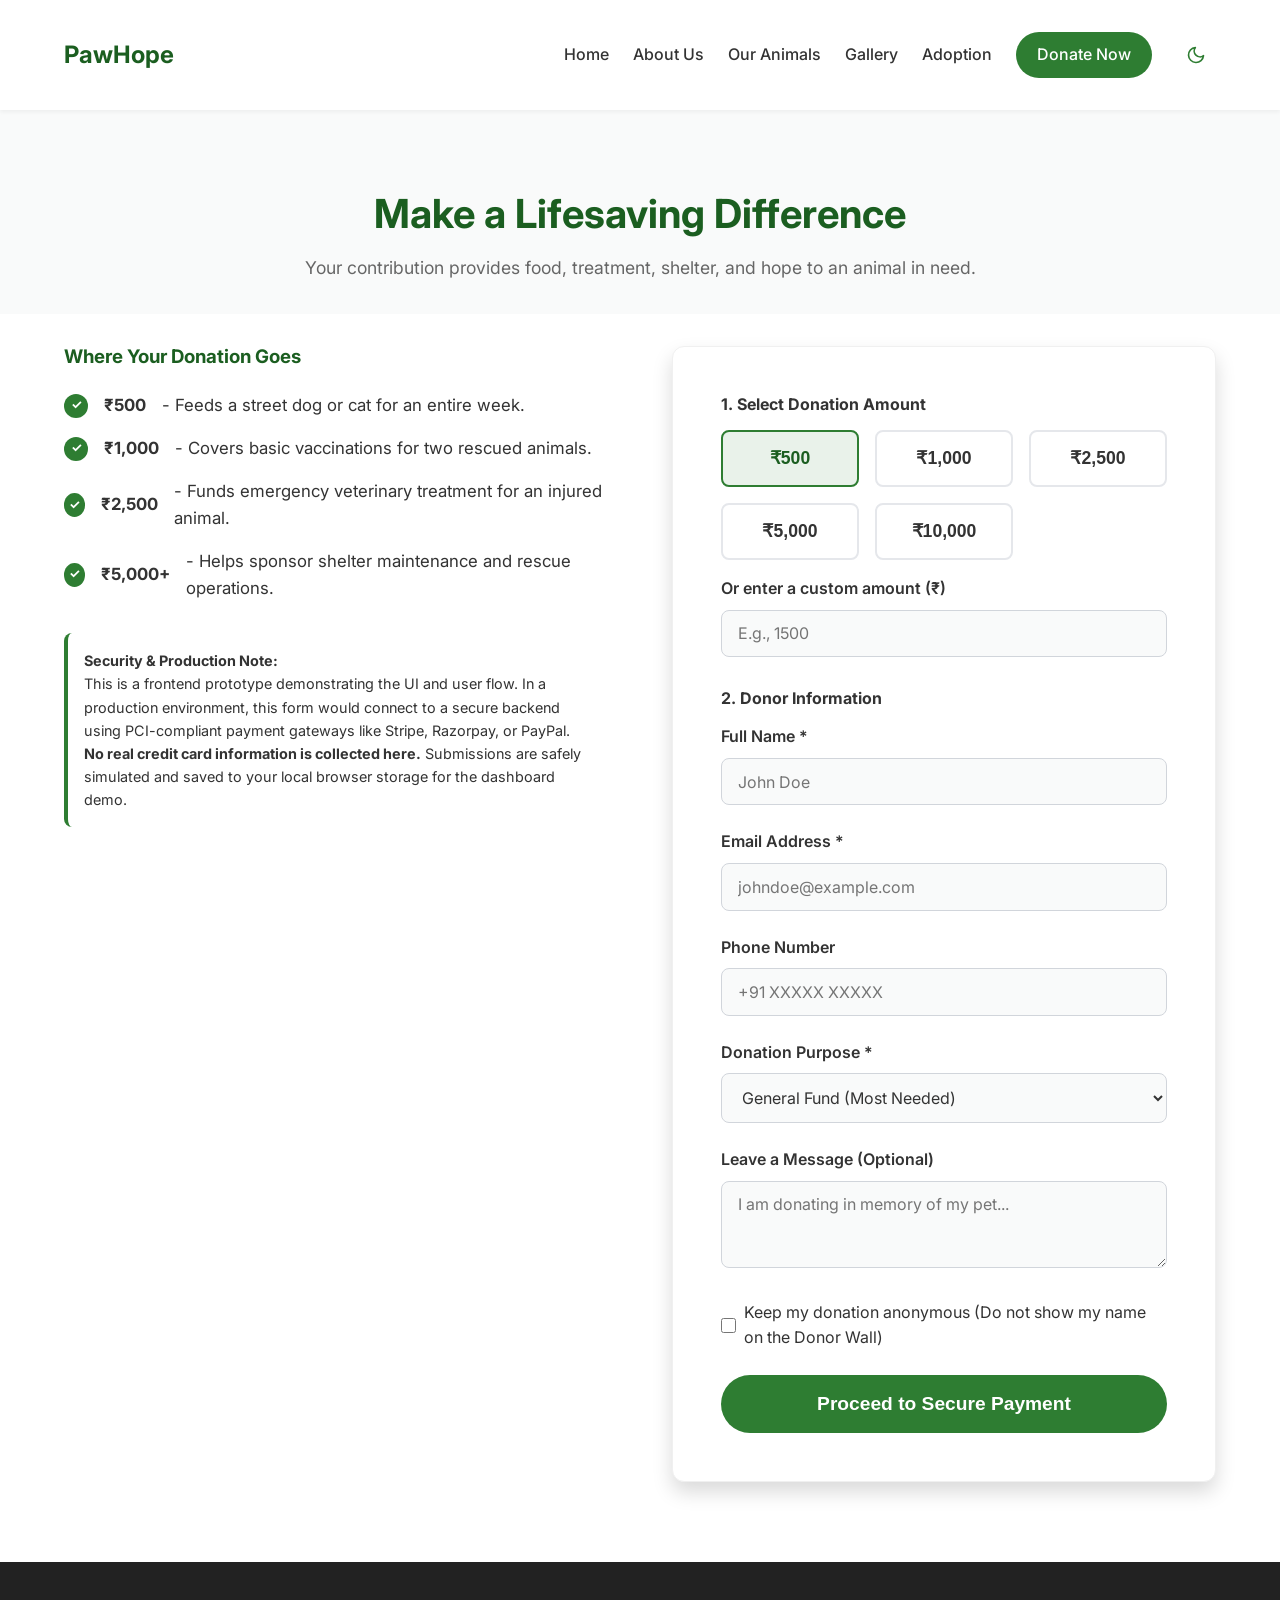
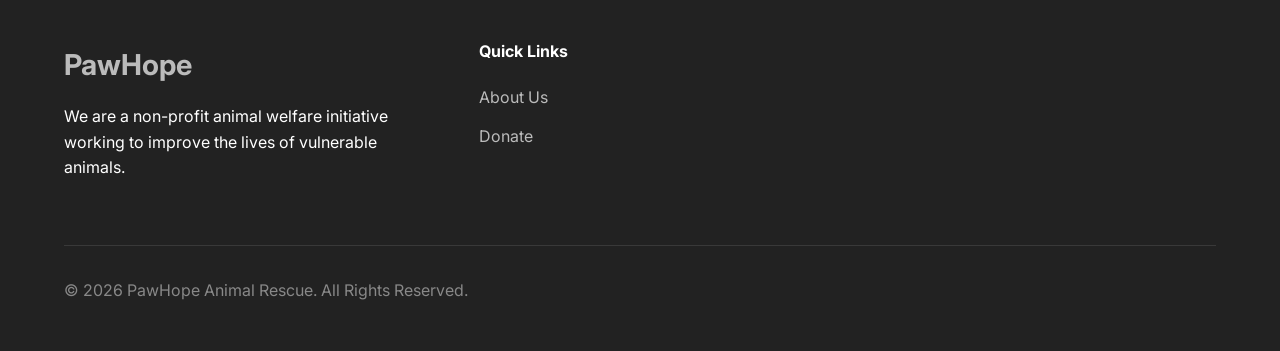
<file: donate.html>
<!DOCTYPE html>
<html lang="en">
<head>
    <meta charset="UTF-8">
    <meta name="viewport" content="width=device-width, initial-scale=1.0">
    <meta name="description" content="Donate to PawHope Animal Rescue. Your contribution provides food, shelter, and medical care to vulnerable animals.">
    <title>Donate | PawHope Animal Rescue</title>
    <!-- CSS Files -->
    <link rel="stylesheet" href="css/style.css">
    <link rel="stylesheet" href="css/responsive.css">
    <!-- Google Fonts -->
    <link href="https://fonts.googleapis.com/css2?family=Inter:wght@300;400;500;600;700&display=swap" rel="stylesheet">
    
    <!-- Page Specific Styles for Form Elements (If not fully covered in style.css) -->
    <style>
        .donation-layout {
            display: grid;
            grid-template-columns: 1fr 1fr;
            gap: 4rem;
            align-items: start;
        }
        
        .donation-form-container {
            background-color: var(--color-bg-main);
            padding: 3rem;
            border-radius: var(--radius-md);
            box-shadow: var(--shadow-lg);
            border: 1px solid #f0f0f0;
        }

        .form-group {
            margin-bottom: 1.5rem;
        }

        .form-label {
            display: block;
            margin-bottom: 0.5rem;
            font-weight: 600;
            color: var(--color-text-main);
        }

        .form-control {
            background-color: var(--color-bg-light);
            color: var(--color-text-main);
            width: 100%;
            padding: 0.8rem 1rem;
            border: 1px solid #d1d5db;
            border-radius: var(--radius-sm);
            font-family: var(--font-main);
            font-size: 1rem;
            transition: border-color var(--transition-fast);
        }

        .form-control:focus {
            outline: none;
            border-color: var(--color-primary);
            box-shadow: 0 0 0 3px rgba(46, 125, 50, 0.1);
        }

        .amount-selector {
            display: grid;
            grid-template-columns: repeat(3, 1fr);
            gap: 1rem;
            margin-bottom: 1rem;
        }

        .amount-btn {
            padding: 1rem;
            background-color: var(--color-bg-main);
            border: 2px solid #e5e7eb;
            border-radius: var(--radius-sm);
            font-size: 1.1rem;
            font-weight: 600;
            color: var(--color-text-main);
            cursor: pointer;
            transition: all var(--transition-fast);
        }

        .amount-btn:hover {
            border-color: var(--color-primary);
            color: var(--color-primary);
        }

        .amount-btn.active {
            background: rgba(46, 125, 50, 0.1);
            border-color: var(--color-primary);
            color: var(--color-primary-dark);
        }

        .checkbox-group {
            display: flex;
            align-items: center;
            gap: 0.5rem;
            margin-bottom: 1.5rem;
        }

        .checkbox-group input[type="checkbox"] {
            width: 1.2rem;
            height: 1.2rem;
            accent-color: var(--color-primary);
        }

        .donation-info h3 {
            color: var(--color-primary-dark);
            margin-bottom: 1.5rem;
        }

        .donation-info ul {
            margin-bottom: 2rem;
        }

        .donation-info li {
            display: flex;
            align-items: center;
            gap: 1rem;
            margin-bottom: 1rem;
            font-size: 1.05rem;
        }

        .donation-info li::before {
            content: "✓";
            color: #ffffff;
            background: var(--color-primary);
            width: 24px;
            height: 24px;
            display: flex;
            align-items: center;
            justify-content: center;
            border-radius: 50%;
            font-size: 0.8rem;
            font-weight: bold;
        }

        .security-notice {
            background-color: var(--color-bg-main);
            padding: 1rem;
            border-radius: var(--radius-sm);
            border-left: 4px solid var(--color-primary);
            font-size: 0.9rem;
            margin-top: 2rem;
        }

        /* Modal Styles */
        .modal {
            display: none;
            position: fixed;
            top: 0; left: 0; width: 100%; height: 100%;
            background: rgba(0,0,0,0.6);
            z-index: 2000;
            align-items: center;
            justify-content: center;
        }
        
        .modal-content {
            background: #fff;
            padding: 3rem;
            border-radius: var(--radius-md);
            text-align: center;
            max-width: 400px;
            width: 90%;
        }

        @media (max-width: 768px) {
            .donation-layout {
                grid-template-columns: 1fr;
            }
            .amount-selector {
                grid-template-columns: repeat(2, 1fr);
            }
        }
    </style>
</head>
<body>

    <!-- Navigation (Reused) -->
    <nav class="navbar" id="navbar">
        <div class="container nav-container">
            <a href="index.html" class="logo">
                <span class="logo-icon">PawHope</span>
            </a>
            <ul class="nav-links" id="nav-links">
                <li><a href="index.html">Home</a></li>
                <li><a href="about.html">About Us</a></li>
                <li><a href="animals.html">Our Animals</a></li>
                <li><a href="gallery.html">Gallery</a></li>
                <li><a href="adoption.html">Adoption</a></li>
                <li class="nav-cta"><a href="donate.html" class="btn btn-primary">Donate Now</a></li>
            <li>
    <button id="theme-toggle" class="btn btn-outline" style="padding: 0.5rem; border-radius: 50%; width: 40px; height: 40px; display: flex; align-items: center; justify-content: center; border: none;" aria-label="Toggle Dark Mode">
        <!-- Default Moon Icon -->
        <svg id="theme-icon" width="20" height="20" viewBox="0 0 24 24" fill="none" stroke="currentColor" stroke-width="2" stroke-linecap="round" stroke-linejoin="round">
            <path d="M21 12.79A9 9 0 1 1 11.21 3 7 7 0 0 0 21 12.79z"></path>
        </svg>
    </button>
</li>
            </ul>
            <div class="hamburger" id="hamburger">
                <span class="bar"></span>
                <span class="bar"></span>
                <span class="bar"></span>
            </div>
        </div>
    </nav>

    <!-- Page Header -->
    <header class="section-padding bg-light text-center" style="padding-bottom: 2rem;">
        <div class="container">
            <h1 class="section-title">Make a Lifesaving Difference</h1>
            <p class="section-subtitle">Your contribution provides food, treatment, shelter, and hope to an animal in need.</p>
        </div>
    </header>

    <!-- Donation Section -->
    <section class="section-padding pt-0" style="padding-top: 2rem;">
        <div class="container donation-layout">
            
            <!-- Information Side -->
            <div class="donation-info">
                <h3>Where Your Donation Goes</h3>
                <ul>
                    <li><strong>₹500</strong> - Feeds a street dog or cat for an entire week.</li>
                    <li><strong>₹1,000</strong> - Covers basic vaccinations for two rescued animals.</li>
                    <li><strong>₹2,500</strong> - Funds emergency veterinary treatment for an injured animal.</li>
                    <li><strong>₹5,000+</strong> - Helps sponsor shelter maintenance and rescue operations.</li>
                </ul>
                
                <div class="security-notice">
                    <strong>Security & Production Note:</strong><br>
                    This is a frontend prototype demonstrating the UI and user flow. 
                    In a production environment, this form would connect to a secure backend 
                    using PCI-compliant payment gateways like Stripe, Razorpay, or PayPal. 
                    <strong>No real credit card information is collected here.</strong> 
                    Submissions are safely simulated and saved to your local browser storage for the dashboard demo.
                </div>
            </div>

            <!-- Form Side -->
            <div class="donation-form-container">
                <form id="donationForm">
                    <h4 class="mb-1">1. Select Donation Amount</h4>
                    
                    <div class="amount-selector" id="amount-selector">
                        <button type="button" class="amount-btn active" data-amount="500">₹500</button>
                        <button type="button" class="amount-btn" data-amount="1000">₹1,000</button>
                        <button type="button" class="amount-btn" data-amount="2500">₹2,500</button>
                        <button type="button" class="amount-btn" data-amount="5000">₹5,000</button>
                        <button type="button" class="amount-btn" data-amount="10000">₹10,000</button>
                    </div>

                    <div class="form-group">
                        <label class="form-label" for="custom-amount">Or enter a custom amount (₹)</label>
                        <input type="number" id="custom-amount" class="form-control" placeholder="E.g., 1500" min="100">
                    </div>

                    <h4 class="mb-1 mt-2">2. Donor Information</h4>
                    
                    <div class="form-group">
                        <label class="form-label" for="donor-name">Full Name *</label>
                        <input type="text" id="donor-name" class="form-control" required placeholder="John Doe">
                    </div>

                    <div class="form-group">
                        <label class="form-label" for="donor-email">Email Address *</label>
                        <input type="email" id="donor-email" class="form-control" required placeholder="johndoe@example.com">
                    </div>

                    <div class="form-group">
                        <label class="form-label" for="donor-phone">Phone Number</label>
                        <input type="tel" id="donor-phone" class="form-control" placeholder="+91 XXXXX XXXXX">
                    </div>

                    <div class="form-group">
                        <label class="form-label" for="donation-purpose">Donation Purpose *</label>
                        <select id="donation-purpose" class="form-control" required>
                            <option value="General Fund">General Fund (Most Needed)</option>
                            <option value="Animal Food">Animal Food & Water</option>
                            <option value="Medical Care">Emergency Medical Treatment</option>
                            <option value="Shelter">Shelter & Rehabilitation</option>
                        </select>
                    </div>

                    <div class="form-group">
                        <label class="form-label" for="donor-message">Leave a Message (Optional)</label>
                        <textarea id="donor-message" class="form-control" rows="3" placeholder="I am donating in memory of my pet..."></textarea>
                    </div>

                    <div class="checkbox-group">
                        <input type="checkbox" id="anonymous-donation">
                        <label for="anonymous-donation">Keep my donation anonymous (Do not show my name on the Donor Wall)</label>
                    </div>

                    <button type="submit" class="btn btn-primary btn-large" style="width: 100%; font-size: 1.2rem;">
                        Proceed to Secure Payment
                    </button>
                </form>
            </div>
        </div>
    </section>

    <!-- Success Modal -->
    <div class="modal" id="successModal">
        <div class="modal-content">
            <div style="font-size: 4rem; color: var(--color-primary); margin-bottom: 1rem;">✓</div>
            <h3>Thank You!</h3>
            <p id="successMessage" class="mb-2">Your simulated donation of ₹500 was successful.</p>
            <p style="font-size: 0.9rem; color: var(--color-text-light);" class="mb-2">Your contribution has been saved locally. You can view it in the Donor Dashboard.</p>
            <button id="closeModalBtn" class="btn btn-primary">Go to Dashboard</button>
        </div>
    </div>

    <!-- Footer (Reused) -->
    <footer class="site-footer">
        <div class="container">
            <div class="footer-grid">
                <div class="footer-about">
                    <a href="index.html" class="footer-logo">PawHope</a>
                    <p>We are a non-profit animal welfare initiative working to improve the lives of vulnerable animals.</p>
                </div>
                <div class="footer-links">
                    <h4>Quick Links</h4>
                    <ul>
                        <li><a href="about.html">About Us</a></li>
                        <li><a href="donate.html">Donate</a></li>
                    </ul>
                </div>
            </div>
            <div class="footer-bottom text-center">
                <p>&copy; 2026 PawHope Animal Rescue. All Rights Reserved.</p>
            </div>
        </div>
    </footer>

    <!-- JavaScript -->
    <script src="js/main.js"></script>
    <script src="js/donation.js"></script>
</body>
</html>
</file>
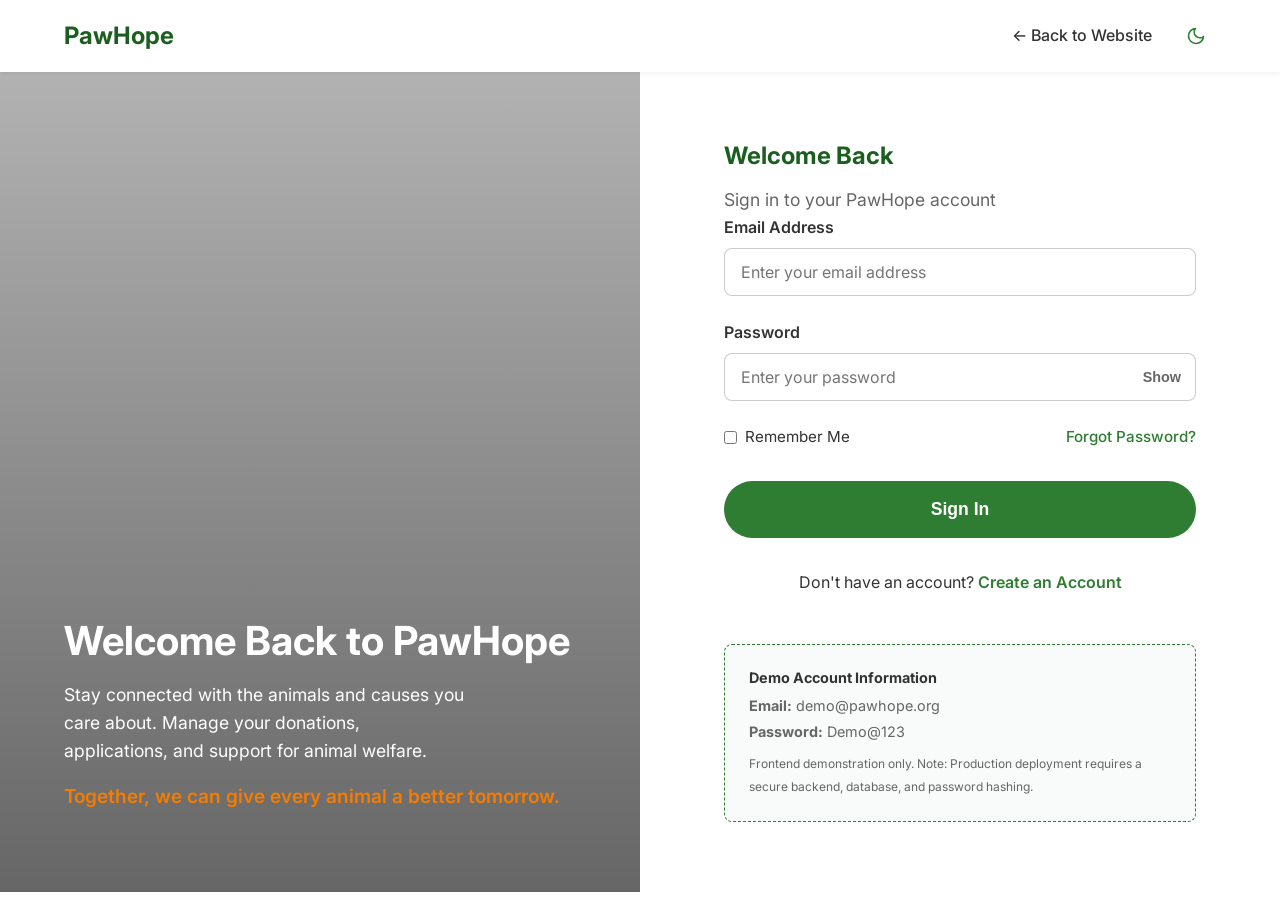
<file: login.html>
<!DOCTYPE html>
<html lang="en">
<head>
    <meta charset="UTF-8">
    <meta name="viewport" content="width=device-width, initial-scale=1.0">
    <meta name="description" content="Login to your PawHope account to manage donations, adoptions, and volunteer activities.">
    <title>Login | PawHope Animal Rescue</title>
    <link rel="stylesheet" href="css/style.css">
    <link rel="stylesheet" href="css/responsive.css">
    <link rel="stylesheet" href="css/auth.css">
    <link href="https://fonts.googleapis.com/css2?family=Inter:wght@300;400;500;600;700&display=swap" rel="stylesheet">
</head>
<body>

    <!-- Simple Navbar for Auth Pages -->
    <nav class="navbar" id="navbar">
        <div class="container nav-container">
            <a href="index.html" class="logo">
                <span class="logo-icon">PawHope</span>
            </a>
            <ul class="nav-links">
                <li><a href="index.html">← Back to Website</a></li>
                <li>
                    <button id="theme-toggle" class="btn btn-outline" style="padding: 0.5rem; border-radius: 50%; width: 40px; height: 40px; display: flex; align-items: center; justify-content: center; border: none; background: transparent;" aria-label="Toggle Dark Mode">
                        <svg id="theme-icon" width="20" height="20" viewBox="0 0 24 24" fill="none" stroke="currentColor" stroke-width="2" stroke-linecap="round" stroke-linejoin="round">
                            <path d="M21 12.79A9 9 0 1 1 11.21 3 7 7 0 0 0 21 12.79z"></path>
                        </svg>
                    </button>
                </li>
            </ul>
        </div>
    </nav>

    <!-- Main Auth Layout -->
    <div class="auth-layout">
        
        <!-- Left Side Image -->
        <div class="auth-image">
            <h2>Welcome Back to PawHope</h2>
            <p style="font-size: 1.1rem; max-width: 400px; margin-bottom: 1rem;">Stay connected with the animals and causes you care about. Manage your donations, applications, and support for animal welfare.</p>
            <p style="font-weight: 600; font-size: 1.2rem; color: var(--color-accent);">Together, we can give every animal a better tomorrow.</p>
        </div>

        <!-- Right Side Form -->
        <div class="auth-form-container">
            <h2 class="mb-1">Welcome Back</h2>
            <p class="section-subtitle mb-4" style="margin-left: 0; text-align: left;">Sign in to your PawHope account</p>

            <form id="loginForm">
                <div class="form-group">
                    <label class="form-label" for="email">Email Address</label>
                    <input type="email" id="email" class="form-control" required placeholder="Enter your email address" autocomplete="email">
                </div>

                <div class="form-group">
                    <label class="form-label" for="password">Password</label>
                    <div class="password-wrapper">
                        <input type="password" id="password" class="form-control" required placeholder="Enter your password" autocomplete="current-password">
                        <button type="button" class="password-toggle" aria-label="Show password">Show</button>
                    </div>
                </div>

                <div class="auth-links">
                    <label style="display: flex; align-items: center; gap: 0.5rem; cursor: pointer;">
                        <input type="checkbox" style="accent-color: var(--color-primary);"> Remember Me
                    </label>
                    <a href="#" id="forgotPasswordLink">Forgot Password?</a>
                </div>

                <button type="submit" class="btn btn-primary btn-large" style="width: 100%;">Sign In</button>
            </form>

            <p class="text-center mt-2" style="margin-top: 2rem;">
                Don't have an account? <a href="register.html" style="color: var(--color-primary); font-weight: 600;">Create an Account</a>
            </p>

            <!-- Demo Account Notice -->
            <div class="demo-account-box">
                <h4 style="color: var(--color-text-main); margin-bottom: 0.5rem;">Demo Account Information</h4>
                <p style="margin-bottom: 0.2rem;"><strong>Email:</strong> demo@pawhope.org</p>
                <p style="margin-bottom: 0.5rem;"><strong>Password:</strong> Demo@123</p>
                <small>Frontend demonstration only. Note: Production deployment requires a secure backend, database, and password hashing.</small>
            </div>
        </div>
    </div>

    <!-- Forgot Password Modal -->
    <div class="modal" id="forgotPasswordModal">
        <div class="modal-content" style="background: var(--color-bg-main); text-align: left;">
            <span class="close-modal" style="position:absolute; right: 1.5rem; top: 1rem; font-size:2rem; cursor:pointer; color:var(--color-text-light);">&times;</span>
            <h3 style="color: var(--color-primary-dark); margin-bottom: 1rem;">Reset Your Password</h3>
            <p class="text-light mb-3">Enter your email address to begin the password recovery process.</p>
            
            <div class="form-group">
                <input type="email" class="form-control" placeholder="Email Address">
            </div>
            <button class="btn btn-primary" style="width: 100%; margin-bottom: 1rem;">Continue</button>
            <p style="font-size: 0.85rem; color: var(--color-text-light); text-align: center;">Password recovery is currently simulated. A production implementation would securely send a reset link through a backend service.</p>
        </div>
    </div>

    <script src="js/main.js"></script>
    <script src="js/auth.js"></script>
</body>
</html>
</file>
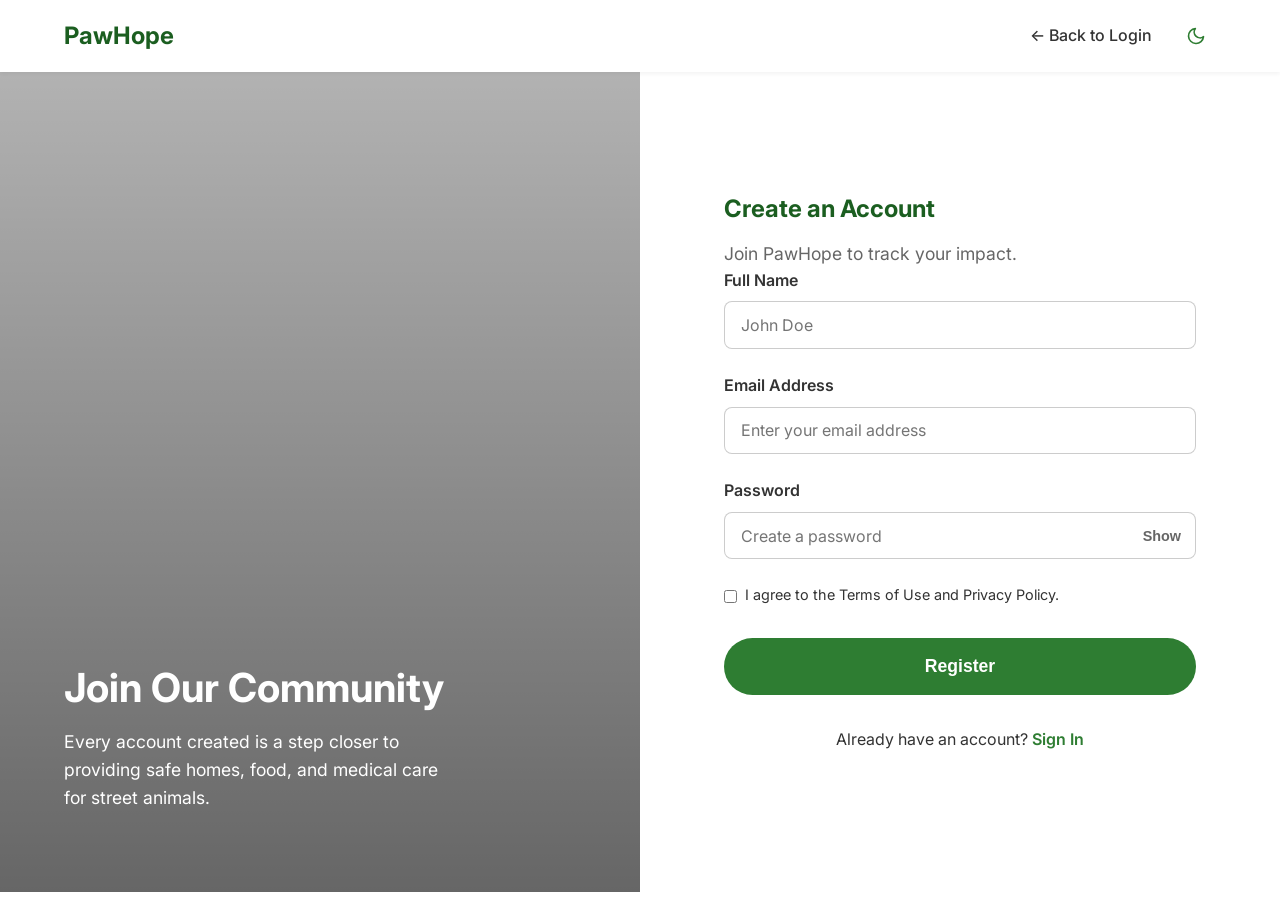
<file: register.html>
<!DOCTYPE html>
<html lang="en">
<head>
    <meta charset="UTF-8">
    <meta name="viewport" content="width=device-width, initial-scale=1.0">
    <meta name="description" content="Create an account with PawHope to start helping animals.">
    <title>Create Account | PawHope</title>
    <link rel="stylesheet" href="css/style.css">
    <link rel="stylesheet" href="css/responsive.css">
    <link rel="stylesheet" href="css/auth.css">
    <link href="https://fonts.googleapis.com/css2?family=Inter:wght@300;400;500;600;700&display=swap" rel="stylesheet">
</head>
<body>

    <!-- Simple Navbar -->
    <nav class="navbar" id="navbar">
        <div class="container nav-container">
            <a href="index.html" class="logo">
                <span class="logo-icon">PawHope</span>
            </a>
            <ul class="nav-links">
                <li><a href="login.html">← Back to Login</a></li>
                <li>
                    <button id="theme-toggle" class="btn btn-outline" style="padding: 0.5rem; border-radius: 50%; width: 40px; height: 40px; display: flex; align-items: center; justify-content: center; border: none; background: transparent;">
                        <svg id="theme-icon" width="20" height="20" viewBox="0 0 24 24" fill="none" stroke="currentColor" stroke-width="2" stroke-linecap="round" stroke-linejoin="round">
                            <path d="M21 12.79A9 9 0 1 1 11.21 3 7 7 0 0 0 21 12.79z"></path>
                        </svg>
                    </button>
                </li>
            </ul>
        </div>
    </nav>

    <!-- Main Auth Layout -->
    <div class="auth-layout">
        
        <!-- Left Side Image -->
        <div class="auth-image" style="background: linear-gradient(rgba(0,0,0,0.3), rgba(0,0,0,0.6)), url('https://images.unsplash.com/photo-1514888286974-6c03e2ca1dba?auto=format&fit=crop&w=1000&q=80') center/cover;">
            <h2>Join Our Community</h2>
            <p style="font-size: 1.1rem; max-width: 400px;">Every account created is a step closer to providing safe homes, food, and medical care for street animals.</p>
        </div>

        <!-- Right Side Form -->
        <div class="auth-form-container">
            <h2 class="mb-1">Create an Account</h2>
            <p class="section-subtitle mb-4" style="margin-left: 0; text-align: left;">Join PawHope to track your impact.</p>

            <form id="registerForm">
                <div class="form-group">
                    <label class="form-label">Full Name</label>
                    <input type="text" class="form-control" required placeholder="John Doe">
                </div>

                <div class="form-group">
                    <label class="form-label">Email Address</label>
                    <input type="email" class="form-control" required placeholder="Enter your email address">
                </div>

                <div class="form-group">
                    <label class="form-label">Password</label>
                    <div class="password-wrapper">
                        <input type="password" class="form-control" required placeholder="Create a password">
                        <button type="button" class="password-toggle" aria-label="Show password">Show</button>
                    </div>
                </div>

                <div class="form-group" style="margin-bottom: 2rem;">
                    <label style="display: flex; gap: 0.5rem; cursor: pointer; color: var(--color-text-main); font-size: 0.9rem;">
                        <input type="checkbox" required style="accent-color: var(--color-primary); margin-top: 0.2rem;"> I agree to the Terms of Use and Privacy Policy.
                    </label>
                </div>

                <button type="submit" class="btn btn-primary btn-large" style="width: 100%;">Register</button>
            </form>

            <p class="text-center mt-2" style="margin-top: 2rem;">
                Already have an account? <a href="login.html" style="color: var(--color-primary); font-weight: 600;">Sign In</a>
            </p>
        </div>
    </div>

    <script src="js/main.js"></script>
    <script src="js/auth.js"></script>
</body>
</html>
</file>
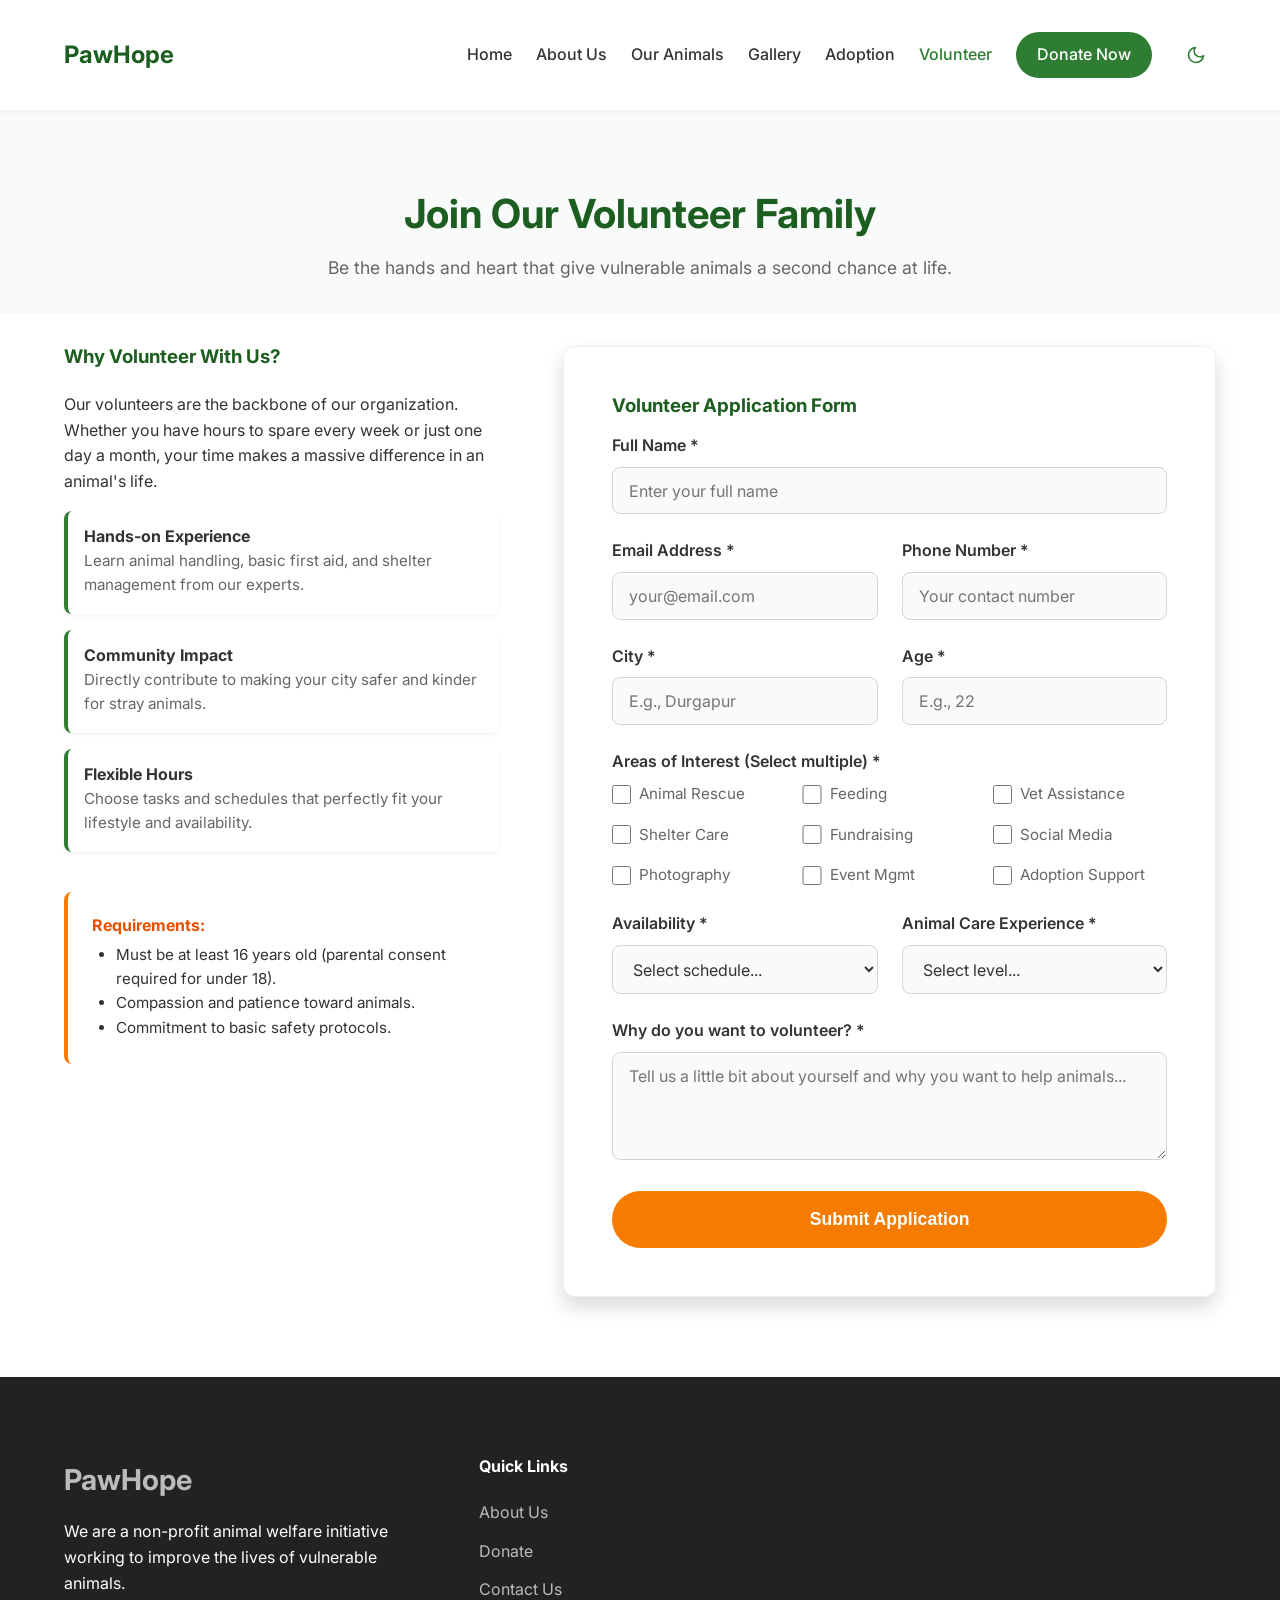
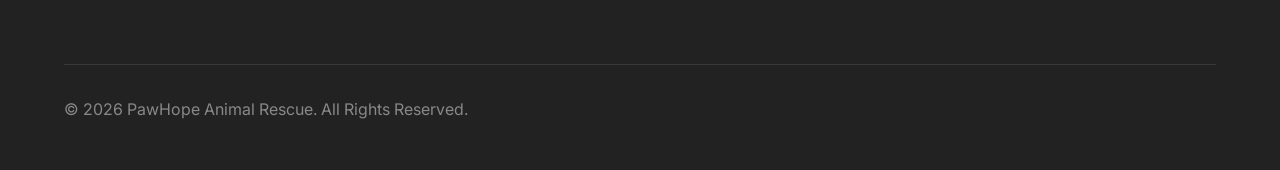
<file: volunteer.html>
<!DOCTYPE html>
<html lang="en">
<head>
    <meta charset="UTF-8">
    <meta name="viewport" content="width=device-width, initial-scale=1.0">
    <meta name="description" content="Become a volunteer at PawHope Animal Rescue. Help us feed, rescue, and care for vulnerable animals in our community.">
    <title>Volunteer | PawHope Animal Rescue</title>
    <!-- CSS Files -->
    <link rel="stylesheet" href="css/style.css">
    <link rel="stylesheet" href="css/responsive.css">
    <!-- Google Fonts -->
    <link href="https://fonts.googleapis.com/css2?family=Inter:wght@300;400;500;600;700&display=swap" rel="stylesheet">
    
    <!-- Page Specific Styles -->
    <style>
        .volunteer-layout {
            display: grid;
            grid-template-columns: 1fr 1.5fr;
            gap: 4rem;
            align-items: start;
        }

        .volunteer-info h3 {
            color: var(--color-primary-dark);
            margin-bottom: 1.5rem;
        }

        .volunteer-perks {
            margin-bottom: 2.5rem;
        }

        .volunteer-perks li {
            background-color: var(--color-bg-main);
            padding: 1rem;
            border-radius: var(--radius-sm);
            margin-bottom: 1rem;
            border-left: 4px solid var(--color-primary);
            box-shadow: var(--shadow-sm);
        }

        .volunteer-perks h4 {
            margin-bottom: 0.2rem;
            color: var(--color-text-main);
        }

        .volunteer-perks p {
            margin-bottom: 0;
            font-size: 0.95rem;
            color: var(--color-text-light);
        }

        .form-container {
            background-color: var(--color-bg-main);
            padding: 3rem;
            border-radius: var(--radius-md);
            box-shadow: var(--shadow-lg);
            border: 1px solid #f0f0f0;
        }

        .form-row {
            display: grid;
            grid-template-columns: 1fr 1fr;
            gap: 1.5rem;
        }

        .form-group {
            margin-bottom: 1.5rem;
        }

        .form-label {
            display: block;
            margin-bottom: 0.5rem;
            font-weight: 600;
            color: var(--color-text-main);
        }

        .form-control {
           background-color: var(--color-bg-light);
    color: var(--color-text-main); 
            width: 100%;
            padding: 0.8rem 1rem;
            border: 1px solid #d1d5db;
            border-radius: var(--radius-sm);
            font-family: var(--font-main);
            font-size: 1rem;
            transition: border-color var(--transition-fast);
        }

        .form-control:focus {
            outline: none;
            border-color: var(--color-primary);
            box-shadow: 0 0 0 3px rgba(46, 125, 50, 0.1);
        }

        .checkbox-grid {
            display: grid;
            grid-template-columns: repeat(auto-fit, minmax(150px, 1fr));
            gap: 1rem;
            margin-top: 0.5rem;
        }

        .checkbox-item {
            display: flex;
            align-items: center;
            gap: 0.5rem;
            font-size: 0.95rem;
            color: var(--color-text-light);
            cursor: pointer;
        }

        .checkbox-item input[type="checkbox"] {
            width: 1.2rem;
            height: 1.2rem;
            accent-color: var(--color-primary);
            cursor: pointer;
        }

        /* Success Modal Styles */
        .modal {
            display: none;
            position: fixed;
            top: 0; left: 0; width: 100%; height: 100%;
            background: rgba(0,0,0,0.6);
            z-index: 2000;
            align-items: center;
            justify-content: center;
        }
        
        .modal-content {
            background: #fff;
            padding: 3rem;
            border-radius: var(--radius-md);
            text-align: center;
            max-width: 450px;
            width: 90%;
            box-shadow: var(--shadow-lg);
        }

        @media (max-width: 992px) {
            .volunteer-layout {
                grid-template-columns: 1fr;
            }
        }

        @media (max-width: 768px) {
            .form-row {
                grid-template-columns: 1fr;
                gap: 0;
            }
        }
    </style>
</head>
<body>

    <!-- Navigation -->
    <nav class="navbar" id="navbar">
        <div class="container nav-container">
            <a href="index.html" class="logo">
                <span class="logo-icon">PawHope</span>
            </a>
            <ul class="nav-links" id="nav-links">
                <li><a href="index.html">Home</a></li>
                <li><a href="about.html">About Us</a></li>
                <li><a href="animals.html">Our Animals</a></li>
                <li><a href="gallery.html">Gallery</a></li>
                <li><a href="adoption.html">Adoption</a></li>
                <li><a href="volunteer.html" class="active">Volunteer</a></li>
                <li class="nav-cta"><a href="donate.html" class="btn btn-primary">Donate Now</a></li>
            <li>
    <button id="theme-toggle" class="btn btn-outline" style="padding: 0.5rem; border-radius: 50%; width: 40px; height: 40px; display: flex; align-items: center; justify-content: center; border: none;" aria-label="Toggle Dark Mode">
        <!-- Default Moon Icon -->
        <svg id="theme-icon" width="20" height="20" viewBox="0 0 24 24" fill="none" stroke="currentColor" stroke-width="2" stroke-linecap="round" stroke-linejoin="round">
            <path d="M21 12.79A9 9 0 1 1 11.21 3 7 7 0 0 0 21 12.79z"></path>
        </svg>
    </button>
</li>
            </ul>
            <div class="hamburger" id="hamburger">
                <span class="bar"></span>
                <span class="bar"></span>
                <span class="bar"></span>
            </div>
        </div>
    </nav>

    <!-- Page Header -->
    <header class="section-padding bg-light text-center" style="padding-bottom: 2rem;">
        <div class="container">
            <h1 class="section-title">Join Our Volunteer Family</h1>
            <p class="section-subtitle">Be the hands and heart that give vulnerable animals a second chance at life.</p>
        </div>
    </header>

    <!-- Main Content Section -->
    <section class="section-padding pt-0" style="padding-top: 2rem;">
        <div class="container volunteer-layout">
            
            <!-- Left Side: Information -->
            <div class="volunteer-info">
                <h3>Why Volunteer With Us?</h3>
                <p>Our volunteers are the backbone of our organization. Whether you have hours to spare every week or just one day a month, your time makes a massive difference in an animal's life.</p>
                
                <ul class="volunteer-perks">
                    <li>
                        <h4>Hands-on Experience</h4>
                        <p>Learn animal handling, basic first aid, and shelter management from our experts.</p>
                    </li>
                    <li>
                        <h4>Community Impact</h4>
                        <p>Directly contribute to making your city safer and kinder for stray animals.</p>
                    </li>
                    <li>
                        <h4>Flexible Hours</h4>
                        <p>Choose tasks and schedules that perfectly fit your lifestyle and availability.</p>
                    </li>
                </ul>

                <div style="background-color: var(--color-bg-main); padding: 1.5rem; border-radius: var(--radius-sm); border-left: 4px solid var(--color-accent);">
                    <h4 style="color: var(--color-accent-dark); margin-bottom: 0.5rem;">Requirements:</h4>
                    <ul style="list-style-type: disc; margin-left: 1.5rem; font-size: 0.95rem; color: var(--color-text-main);">
                        <li>Must be at least 16 years old (parental consent required for under 18).</li>
                        <li>Compassion and patience toward animals.</li>
                        <li>Commitment to basic safety protocols.</li>
                    </ul>
                </div>
            </div>

            <!-- Right Side: Application Form -->
            <div class="form-container">
                <h3 class="mb-3" style="color: var(--color-primary-dark);">Volunteer Application Form</h3>
                
                <form id="volunteerForm">
                    <!-- Personal Details -->
                    <div class="form-group">
                        <label class="form-label" for="vol-name">Full Name *</label>
                        <input type="text" id="vol-name" class="form-control" required placeholder="Enter your full name">
                    </div>

                    <div class="form-row">
                        <div class="form-group">
                            <label class="form-label" for="vol-email">Email Address *</label>
                            <input type="email" id="vol-email" class="form-control" required placeholder="your@email.com">
                        </div>
                        <div class="form-group">
                            <label class="form-label" for="vol-phone">Phone Number *</label>
                            <input type="tel" id="vol-phone" class="form-control" required placeholder="Your contact number">
                        </div>
                    </div>

                    <div class="form-row">
                        <div class="form-group">
                            <label class="form-label" for="vol-city">City *</label>
                            <input type="text" id="vol-city" class="form-control" required placeholder="E.g., Durgapur">
                        </div>
                        <div class="form-group">
                            <label class="form-label" for="vol-age">Age *</label>
                            <input type="number" id="vol-age" class="form-control" required min="16" max="100" placeholder="E.g., 22">
                        </div>
                    </div>

                    <!-- Interests & Availability -->
                    <div class="form-group">
                        <label class="form-label">Areas of Interest (Select multiple) *</label>
                        <div class="checkbox-grid">
                            <label class="checkbox-item"><input type="checkbox" name="interest" value="Animal Rescue"> Animal Rescue</label>
                            <label class="checkbox-item"><input type="checkbox" name="interest" value="Feeding"> Feeding</label>
                            <label class="checkbox-item"><input type="checkbox" name="interest" value="Veterinary Assistance"> Vet Assistance</label>
                            <label class="checkbox-item"><input type="checkbox" name="interest" value="Shelter Care"> Shelter Care</label>
                            <label class="checkbox-item"><input type="checkbox" name="interest" value="Fundraising"> Fundraising</label>
                            <label class="checkbox-item"><input type="checkbox" name="interest" value="Social Media"> Social Media</label>
                            <label class="checkbox-item"><input type="checkbox" name="interest" value="Photography"> Photography</label>
                            <label class="checkbox-item"><input type="checkbox" name="interest" value="Event Management"> Event Mgmt</label>
                            <label class="checkbox-item"><input type="checkbox" name="interest" value="Adoption Support"> Adoption Support</label>
                        </div>
                        <small id="interest-error" style="color: var(--color-danger); display: none; margin-top: 0.5rem;">Please select at least one area of interest.</small>
                    </div>

                    <div class="form-row">
                        <div class="form-group">
                            <label class="form-label" for="vol-availability">Availability *</label>
                            <select id="vol-availability" class="form-control" required>
                                <option value="" disabled selected>Select schedule...</option>
                                <option value="Weekdays">Weekdays</option>
                                <option value="Weekends">Weekends</option>
                                <option value="Flexible">Flexible / Anytime</option>
                            </select>
                        </div>
                        <div class="form-group">
                            <label class="form-label" for="vol-experience">Animal Care Experience *</label>
                            <select id="vol-experience" class="form-control" required>
                                <option value="" disabled selected>Select level...</option>
                                <option value="None">None (Eager to learn)</option>
                                <option value="Basic">Basic (Have owned pets)</option>
                                <option value="Professional">Professional (Vet/Trainer)</option>
                            </select>
                        </div>
                    </div>

                    <!-- Motivation -->
                    <div class="form-group">
                        <label class="form-label" for="vol-motivation">Why do you want to volunteer? *</label>
                        <textarea id="vol-motivation" class="form-control" rows="4" required placeholder="Tell us a little bit about yourself and why you want to help animals..."></textarea>
                    </div>

                    <button type="submit" class="btn btn-accent btn-large" style="width: 100%;">Submit Application</button>
                </form>
            </div>
        </div>
    </section>

    <!-- Success Modal -->
    <div class="modal" id="volunteerSuccessModal">
        <div class="modal-content">
            <h3 style="color: var(--color-primary-dark);">Application Received!</h3>
            <p class="mb-2">Thank you, <strong id="modal-name"></strong>, for stepping up to help animals in need.</p>
            <p style="font-size: 0.95rem; color: var(--color-text-light);" class="mb-3">Our volunteer coordinator will review your application and contact you at <strong id="modal-email"></strong> within 2-3 business days to discuss the next steps.</p>
            <button id="closeVolunteerModal" class="btn btn-primary" style="width: 100%;">Back to Home</button>
        </div>
    </div>

    <!-- Footer -->
    <footer class="site-footer">
        <div class="container">
            <div class="footer-grid">
                <div class="footer-about">
                    <a href="index.html" class="footer-logo">PawHope</a>
                    <p>We are a non-profit animal welfare initiative working to improve the lives of vulnerable animals.</p>
                </div>
                <div class="footer-links">
                    <h4>Quick Links</h4>
                    <ul>
                        <li><a href="about.html">About Us</a></li>
                        <li><a href="donate.html">Donate</a></li>
                        <li><a href="contact.html">Contact Us</a></li>
                    </ul>
                </div>
            </div>
            <div class="footer-bottom text-center">
                <p>&copy; 2026 PawHope Animal Rescue. All Rights Reserved.</p>
            </div>
        </div>
    </footer>

    <!-- JavaScript -->
    <script src="js/main.js"></script>
    <script src="js/volunteer.js"></script>
</body>
</html>
</file>
<file: css/style.css>
/* ==========================================================================
   Base Styles & Variables
   ========================================================================== */
:root {
    --color-primary: #2e7d32;      /* Green */
    --color-primary-dark: #1b5e20;
    --color-accent: #f57c00;       /* Orange */
    --color-accent-dark: #e65100;
    --color-text-main: #333333;    /* Charcoal */
    --color-text-light: #666666;
    --color-bg-main: #ffffff;
    --color-bg-light: #f9fafa;
    --color-bg-dark: #222222;
    --color-danger: #c62828;
    
    --font-main: 'Inter', sans-serif;
    
    --shadow-sm: 0 2px 4px rgba(0,0,0,0.05);
    --shadow-md: 0 4px 8px rgba(0,0,0,0.1);
    --shadow-lg: 0 10px 20px rgba(0,0,0,0.15);
    
    --radius-sm: 8px;
    --radius-md: 12px;
    --radius-lg: 20px;
    
    --transition-fast: 0.2s ease-in-out;
    --transition-normal: 0.3s ease-in-out;
}

/* Dark Mode Theme Variables */
[data-theme="dark"] {
    --color-text-main: #f5f5f5;
    --color-text-light: #aaaaaa;
    --color-bg-main: #121212;
    --color-bg-light: #1e1e1e;
    --color-bg-dark: #0a0a0a;
    
    /* Darken shadows for dark mode */
    --shadow-sm: 0 2px 4px rgba(0,0,0,0.5);
    --shadow-md: 0 4px 8px rgba(0,0,0,0.6);
    --shadow-lg: 0 10px 20px rgba(0,0,0,0.8);
}

* {
    margin: 0;
    padding: 0;
    box-sizing: border-box;
}

html {
    scroll-behavior: smooth;
}

body {
    font-family: var(--font-main);
    color: var(--color-text-main);
    background-color: var(--color-bg-main);
    line-height: 1.6;
    overflow-x: hidden;
}

a {
    text-decoration: none;
    color: inherit;
    transition: color var(--transition-fast);
}

ul {
    list-style: none;
}

img {
    max-width: 100%;
    height: auto;
    display: block;
}

/* ==========================================================================
   Typography & Utilities
   ========================================================================== */
h1, h2, h3, h4, h5, h6 {
    color: var(--color-text-main);
    font-weight: 700;
    line-height: 1.2;
    margin-bottom: 1rem;
}

p {
    margin-bottom: 1rem;
}

.text-center { text-align: center; }
.text-right { text-align: right; }
.bg-light { background-color: var(--color-bg-light); }
.mt-2 { margin-top: 2rem; }

.container {
    width: 90%;
    max-width: 1200px;
    margin: 0 auto;
}

.section-padding {
    padding: 5rem 0;
}

.section-header {
    margin-bottom: 3.5rem;
}

.section-title {
    font-size: 2.5rem;
    color: var(--color-primary-dark);
}

.section-subtitle {
    font-size: 1.1rem;
    color: var(--color-text-light);
    max-width: 700px;
    margin: 0 auto;
}

/* ==========================================================================
   Buttons
   ========================================================================== */
.btn {
    display: inline-block;
    padding: 0.75rem 1.5rem;
    border-radius: 50px;
    font-weight: 600;
    text-align: center;
    cursor: pointer;
    border: 2px solid transparent;
    transition: all var(--transition-normal);
}

.btn-large {
    padding: 1rem 2rem;
    font-size: 1.1rem;
}

.btn-primary {
    background-color: var(--color-primary);
    color: #ffffff;
}

.btn-primary:hover {
    background-color: var(--color-primary-dark);
    box-shadow: var(--shadow-md);
    transform: translateY(-2px);
}

.btn-accent {
    background-color: var(--color-accent);
    color: #ffffff;
}

.btn-accent:hover {
    background-color: var(--color-accent-dark);
    box-shadow: var(--shadow-md);
    transform: translateY(-2px);
}

.btn-outline {
    background-color: transparent;
    border-color: var(--color-primary);
    color: var(--color-primary);
}

.btn-outline:hover {
    background-color: var(--color-primary);
    color: #ffffff;
}

/* ==========================================================================
   Navigation
   ========================================================================== */
.announcement-banner {
    background-color: var(--color-primary-dark);
    color: #ffffff;
    text-align: center;
    padding: 0.5rem 1rem;
    font-size: 0.9rem;
}

.announcement-banner a {
    color: var(--color-accent);
    font-weight: 600;
    text-decoration: underline;
}

.navbar {
    background-color: var(--color-bg-main);
    box-shadow: var(--shadow-sm);
    position: sticky;
    top: 0;
    z-index: 1000;
    transition: padding var(--transition-fast);
}

.nav-container {
    display: flex;
    justify-content: space-between;
    align-items: center;
    padding: 1rem 0;
}

.logo {
    font-size: 1.5rem;
    font-weight: 700;
    color: var(--color-primary-dark);
}

.nav-links {
    display: flex;
    align-items: center;
    gap: 1.5rem;
}

.nav-links a {
    font-weight: 500;
}

.nav-links a:hover, .nav-links a.active {
    color: var(--color-primary);
}

.nav-cta .btn {
    padding: 0.5rem 1.2rem;
}

.hamburger {
    display: none;
    cursor: pointer;
    flex-direction: column;
    gap: 5px;
}

.hamburger .bar {
    width: 25px;
    height: 3px;
    background-color: var(--color-text-main);
    transition: var(--transition-normal);
}

/* ==========================================================================
   Hero Section
   ========================================================================== */
.hero {
    position: relative;
    height: 80vh;
    min-height: 600px;
    background: url('../images/gallery/hero-bg-placeholder.jpg') center/cover no-repeat;
    background-color: #a5d6a7; /* Fallback color */
    display: flex;
    align-items: center;
    justify-content: center;
    text-align: center;
    color: #ffffff;
}

.hero-overlay {
    position: absolute;
    top: 0;
    left: 0;
    width: 100%;
    height: 100%;
    background-color: rgba(0, 0, 0, 0.5);
    z-index: 1;
}

.hero-content {
    position: relative;
    z-index: 2;
    max-width: 800px;
}

.hero h1 {
    color: #ffffff;
    font-size: 3.5rem;
    margin-bottom: 1.5rem;
    text-shadow: 0 2px 4px rgba(0,0,0,0.5);
}

.hero p {
    font-size: 1.2rem;
    margin-bottom: 2.5rem;
    text-shadow: 0 1px 3px rgba(0,0,0,0.5);
}

.hero-buttons {
    display: flex;
    gap: 1rem;
    justify-content: center;
}

/* ==========================================================================
   Grids & Layouts
   ========================================================================== */
.grid-2 {
    display: grid;
    grid-template-columns: repeat(2, 1fr);
    gap: 2rem;
}

.grid-3 {
    display: grid;
    grid-template-columns: repeat(3, 1fr);
    gap: 2rem;
}

.grid-4 {
    display: grid;
    grid-template-columns: repeat(4, 1fr);
    gap: 2rem;
}

.align-center {
    align-items: center;
}

/* ==========================================================================
   Impact Stats
   ========================================================================== */
.impact-section {
    background-color: var(--color-primary);
    color: #ffffff;
    padding: 4rem 0;
}

.impact-grid {
    display: grid;
    grid-template-columns: repeat(4, 1fr);
    gap: 2rem;
    text-align: center;
}

.stat-card h2 {
    color: #ffffff;
    font-size: 3rem;
    margin-bottom: 0.5rem;
}

.stat-card p {
    font-size: 1.1rem;
    font-weight: 500;
}

/* ==========================================================================
   Cards (Mission, Animals, Vision)
   ========================================================================== */
.mission-card {
    background: var(--color-bg-main);
    padding: 2rem;
    border-radius: var(--radius-md);
    box-shadow: var(--shadow-sm);
    text-align: center;
    transition: transform var(--transition-normal), box-shadow var(--transition-normal);
    border: 1px solid #f0f0f0;
}

.mission-card:hover {
    transform: translateY(-5px);
    box-shadow: var(--shadow-lg);
}

.card-icon {
    width: 60px;
    height: 60px;
    background-color: rgba(46, 125, 50, 0.1);
    border-radius: 50%;
    margin: 0 auto 1.5rem auto;
}

/* Animal Cards */
.animal-card {
    background: var(--color-bg-main);
    border-radius: var(--radius-md);
    overflow: hidden;
    box-shadow: var(--shadow-md);
    transition: var(--transition-normal);
}

.animal-card:hover {
    box-shadow: var(--shadow-lg);
}

.animal-image {
    position: relative;
    height: 250px;
    background-color: #e0e0e0;
}

.animal-image img {
    width: 100%;
    height: 100%;
    object-fit: cover;
}

.status-badge {
    position: absolute;
    top: 1rem;
    right: 1rem;
    padding: 0.4rem 0.8rem;
    border-radius: 20px;
    font-size: 0.8rem;
    font-weight: 600;
    color: #ffffff;
}

.status-badge.available { background-color: var(--color-primary); }
.status-badge.recovering { background-color: var(--color-accent); }

.animal-details {
    padding: 1.5rem;
}

.animal-meta {
    display: flex;
    gap: 1rem;
    margin-bottom: 1rem;
    font-size: 0.9rem;
    color: var(--color-text-light);
}

.animal-desc {
    margin-bottom: 1.5rem;
}

/* Filter Controls */
.filter-controls {
    margin-bottom: 3rem;
}

.filter-btn {
    background: none;
    border: 2px solid #e0e0e0;
    padding: 0.5rem 1.5rem;
    border-radius: 50px;
    margin: 0 0.5rem;
    font-weight: 600;
    cursor: pointer;
    color: var(--color-text-light);
    transition: var(--transition-fast);
}

.filter-btn.active, .filter-btn:hover {
    border-color: var(--color-primary);
    background-color: var(--color-primary);
    color: #ffffff;
}

/* ==========================================================================
   Rescue Stories Timeline
   ========================================================================== */
.story-card {
    background: var(--color-bg-main);
    border-radius: var(--radius-lg);
    overflow: hidden;
    box-shadow: var(--shadow-lg);
    display: grid;
    grid-template-columns: 1fr 1fr;
}

.story-images {
    display: grid;
    grid-template-columns: 1fr 1fr;
}

.before-after {
    position: relative;
    height: 100%;
    min-height: 300px;
    background-color: #d7ccc8;
}

.before-after img {
    width: 100%;
    height: 100%;
    object-fit: cover;
}

.before-after .label {
    position: absolute;
    bottom: 1rem;
    left: 1rem;
    background: rgba(0,0,0,0.7);
    color: #ffffff;
    padding: 0.3rem 0.8rem;
    border-radius: 4px;
    font-weight: 600;
}

.story-content {
    padding: 3rem;
    display: flex;
    flex-direction: column;
    justify-content: center;
}

.story-timeline {
    margin: 1.5rem 0;
    display: flex;
    flex-wrap: wrap;
    gap: 0.5rem;
}

.story-timeline li {
    background: var(--color-bg-light);
    padding: 0.4rem 0.8rem;
    border-radius: 4px;
    font-size: 0.85rem;
    color: var(--color-text-light);
    border: 1px solid #e0e0e0;
}

/* ==========================================================================
   Transparency & Future Goals (Progress Bars)
   ========================================================================== */
.mock-chart {
    width: 300px;
    height: 300px;
    border-radius: 50%;
    background: conic-gradient(
        var(--color-primary) 0% 35%, 
        var(--color-primary-dark) 35% 65%, 
        var(--color-accent) 65% 85%, 
        #fbc02d 85% 95%, 
        #9e9e9e 95% 100%
    );
    margin: 0 auto;
    position: relative;
    display: flex;
    align-items: center;
    justify-content: center;
}

.chart-center {
    width: 200px;
    height: 200px;
    background: var(--color-bg-main);
    border-radius: 50%;
    display: flex;
    flex-direction: column;
    align-items: center;
    justify-content: center;
}

.chart-center span {
    font-size: 2rem;
    font-weight: 700;
    color: var(--color-primary);
}

.fund-breakdown .breakdown-item {
    display: flex;
    align-items: flex-start;
    gap: 1rem;
    margin-bottom: 1.5rem;
}

.color-dot {
    width: 20px;
    height: 20px;
    border-radius: 50%;
    margin-top: 5px;
}
.color-dot.food { background-color: var(--color-primary); }
.color-dot.medical { background-color: var(--color-primary-dark); }
.color-dot.shelter { background-color: var(--color-accent); }
.color-dot.rescue { background-color: #fbc02d; }
.color-dot.admin { background-color: #9e9e9e; }

/* Progress Bars */
.goal-card {
    background: var(--color-bg-main);
    padding: 2.5rem;
    border-radius: var(--radius-md);
    box-shadow: var(--shadow-sm);
}

.progress-container {
    margin-top: 2rem;
}

.progress-labels {
    display: flex;
    justify-content: space-between;
    margin-bottom: 0.5rem;
    font-weight: 600;
    font-size: 0.9rem;
}

.progress-bar {
    width: 100%;
    height: 12px;
    background-color: #e0e0e0;
    border-radius: 10px;
    overflow: hidden;
}

.progress-fill {
    height: 100%;
    background-color: var(--color-primary);
    border-radius: 10px;
}

.progress-text {
    font-size: 0.85rem;
    color: var(--color-text-light);
    margin-top: 0.5rem;
}

/* ==========================================================================
   Emergency Banner
   ========================================================================== */
.emergency-section {
    background-color: var(--color-danger);
    color: #ffffff;
}
.emergency-section h2 { color: #ffffff; }

/* ==========================================================================
   FAQ Accordion
   ========================================================================== */
.faq-container {
    max-width: 800px;
}

.accordion-item {
    background: var(--color-bg-main);
    border: 1px solid #e0e0e0;
    border-radius: var(--radius-sm);
    margin-bottom: 1rem;
    overflow: hidden;
}

.accordion-header {
    width: 100%;
    padding: 1.5rem;
    text-align: left;
    background: none;
    border: none;
    font-weight: 600;
    font-size: 1.1rem;
    color: var(--color-text-main);
    cursor: pointer;
    display: flex;
    justify-content: space-between;
    align-items: center;
    font-family: var(--font-main);
}

.accordion-header::after {
    content: '+';
    font-size: 1.5rem;
    color: var(--color-primary);
    transition: transform var(--transition-fast);
}

.accordion-item.active .accordion-header::after {
    transform: rotate(45deg);
}

.accordion-content {
    max-height: 0;
    overflow: hidden;
    transition: max-height var(--transition-normal);
    padding: 0 1.5rem;
}

.accordion-item.active .accordion-content {
    padding-bottom: 1.5rem;
}

/* ==========================================================================
   Footer
   ========================================================================== */
.site-footer {
    background-color: var(--color-bg-dark);
    color: #ffffff;
    padding: 5rem 0 2rem 0;
}

.footer-grid {
    display: grid;
    grid-template-columns: 2fr 1fr 1fr 1.5fr;
    gap: 3rem;
    margin-bottom: 3rem;
}

.footer-logo {
    font-size: 1.8rem;
    font-weight: 700;
    color: var(--color-primary);
    display: inline-block;
    margin-bottom: 1rem;
}

.site-footer h4 {
    color: #ffffff;
    margin-bottom: 1.5rem;
}

.site-footer ul li {
    margin-bottom: 0.8rem;
}

.site-footer a {
    color: #bbbbbb;
}

.site-footer a:hover {
    color: var(--color-primary);
}

.newsletter-form {
    display: flex;
    gap: 0.5rem;
    margin-top: 1rem;
}

.newsletter-form input {
    flex: 1;
    padding: 0.8rem;
    border: none;
    border-radius: 4px;
    font-family: var(--font-main);
}

.footer-bottom {
    border-top: 1px solid rgba(255,255,255,0.1);
    padding-top: 2rem;
    color: #888888;
    display: flex;
    justify-content: space-between;
    align-items: center;
    flex-wrap: wrap;
    gap: 1rem;
}

.footer-legal {
    display: flex;
    gap: 1.5rem;
}
</file>
<file: css/responsive.css>
/* ==========================================================================
   Responsive Breakpoints
   ========================================================================== */

/* Tablet Landscape and smaller */
@media (max-width: 1024px) {
    .grid-4 {
        grid-template-columns: repeat(2, 1fr);
    }
    
    .impact-grid {
        grid-template-columns: repeat(2, 1fr);
    }
    
    .story-card {
        grid-template-columns: 1fr;
    }
    
    .story-images {
        height: 300px;
    }
    
    .footer-grid {
        grid-template-columns: repeat(2, 1fr);
    }
}

/* Tablet Portrait and Mobile */
@media (max-width: 768px) {
    .section-padding {
        padding: 3rem 0;
    }

    .section-title {
        font-size: 2rem;
    }

    /* Navigation Mobile */
    .hamburger {
        display: flex;
    }
    
    .nav-links {
        position: absolute;
        top: 100%;
        left: 0;
        width: 100%;
        background-color: var(--color-bg-main);
        flex-direction: column;
        align-items: flex-start;
        padding: 1.5rem;
        box-shadow: 0 10px 15px rgba(0,0,0,0.1);
        clip-path: circle(0% at top right);
        transition: clip-path 0.4s ease-in-out;
    }

    .nav-links.active {
        clip-path: circle(150% at top right);
    }

    .nav-links li {
        width: 100%;
        margin-bottom: 1rem;
    }
    
    .nav-links .nav-cta {
        margin-bottom: 0;
    }

    .hamburger.active .bar:nth-child(1) {
        transform: translateY(8px) rotate(45deg);
    }
    
    .hamburger.active .bar:nth-child(2) {
        opacity: 0;
    }
    
    .hamburger.active .bar:nth-child(3) {
        transform: translateY(-8px) rotate(-45deg);
    }

    /* Hero Mobile */
    .hero h1 {
        font-size: 2.5rem;
    }
    
    .hero-buttons {
        flex-direction: column;
    }

    /* Grids Mobile */
    .grid-2, .grid-3 {
        grid-template-columns: 1fr;
    }
    
    .grid-4 {
        grid-template-columns: 1fr;
    }
    
    .impact-grid {
        grid-template-columns: 1fr;
    }

    /* Transparency Section */
    .mock-chart {
        width: 250px;
        height: 250px;
    }
    
    .chart-center {
        width: 160px;
        height: 160px;
    }

    /* Footer Mobile */
    .footer-grid {
        grid-template-columns: 1fr;
    }
    
    .footer-bottom {
        flex-direction: column;
        text-align: center;
    }
    
    .footer-legal {
        justify-content: center;
    }
}
</file>
<file: css/auth.css>
/* ==========================================================================
   Auth Pages Layout (Login & Register)
   ========================================================================== */
.auth-layout {
    display: grid;
    grid-template-columns: 1fr 1fr;
    min-height: calc(100vh - 80px);
    background-color: var(--color-bg-main);
}

.auth-image {
    background: linear-gradient(rgba(0,0,0,0.3), rgba(0,0,0,0.6)), url('https://images.unsplash.com/photo-1543466835-00a7907e9de1?auto=format&fit=crop&w=1000&q=80') center/cover;
    display: flex;
    flex-direction: column;
    justify-content: flex-end;
    padding: 4rem;
    color: #ffffff;
}

.auth-image h2 {
    color: #ffffff;
    font-size: 2.5rem;
    margin-bottom: 1rem;
}

.auth-form-container {
    display: flex;
    flex-direction: column;
    justify-content: center;
    padding: 4rem;
    max-width: 600px;
    margin: 0 auto;
    width: 100%;
}

.auth-form-container h2 {
    color: var(--color-primary-dark);
}

/* Auth Forms */
.form-group {
    margin-bottom: 1.5rem;
    width: 100%;
}

.form-label {
    display: block;
    margin-bottom: 0.5rem;
    font-weight: 600;
    color: var(--color-text-main);
}

.form-control {
    width: 100%;
    padding: 0.8rem 1rem;
    border: 1px solid rgba(0, 0, 0, 0.2);
    border-radius: var(--radius-sm);
    font-family: var(--font-main);
    font-size: 1rem;
    transition: all var(--transition-fast);
    background-color: var(--color-bg-main);
    color: var(--color-text-main);
}

.form-control:focus {
    outline: none;
    border-color: var(--color-primary);
    box-shadow: 0 0 0 3px rgba(46, 125, 50, 0.1);
}

[data-theme="dark"] .form-control {
    background-color: var(--color-bg-light);
    border-color: rgba(255, 255, 255, 0.15);
    color: var(--color-text-main);
}

[data-theme="dark"] .form-control:focus {
    border-color: var(--color-primary);
    box-shadow: 0 0 0 3px rgba(46, 125, 50, 0.2);
}

.password-wrapper {
    position: relative;
    display: flex;
    align-items: center;
    width: 100%;
}

.password-wrapper .form-control {
    padding-right: 70px;
}

.password-toggle {
    position: absolute;
    right: 15px;
    background: transparent;
    border: none;
    color: var(--color-text-light);
    cursor: pointer;
    font-weight: 600;
    font-size: 0.9rem;
}

.password-toggle:hover {
    color: var(--color-primary);
}

.auth-links {
    display: flex;
    justify-content: space-between;
    align-items: center;
    margin-top: 1rem;
    margin-bottom: 2rem;
    font-size: 0.95rem;
}

.auth-links a {
    color: var(--color-primary);
    font-weight: 500;
}

.auth-links a:hover {
    text-decoration: underline;
}

.demo-account-box {
    margin-top: 2rem;
    padding: 1.5rem;
    background-color: var(--color-bg-light);
    border: 1px dashed var(--color-primary);
    border-radius: var(--radius-sm);
    font-size: 0.9rem;
    color: var(--color-text-light);
}

/* Modals */
.modal {
    display: none;
    position: fixed;
    top: 0; left: 0; width: 100%; height: 100%;
    background: rgba(0,0,0,0.7);
    z-index: 3000;
    align-items: center;
    justify-content: center;
    backdrop-filter: blur(4px);
}

.modal-content {
    background: var(--color-bg-main);
    padding: 3rem;
    border-radius: var(--radius-md);
    text-align: center;
    max-width: 450px;
    width: 90%;
    box-shadow: var(--shadow-lg);
    position: relative;
}

[data-theme="dark"] .modal-content {
    border: 1px solid rgba(255, 255, 255, 0.1);
}

.close-modal {
    position: absolute;
    top: 1rem;
    right: 1.5rem;
    font-size: 2.5rem;
    font-weight: 300;
    color: var(--color-text-light);
    cursor: pointer;
    transition: var(--transition-fast);
    line-height: 1;
}

.close-modal:hover {
    color: var(--color-danger);
}

.shake {
    animation: shake 0.5s cubic-bezier(.36,.07,.19,.97) both;
}

@keyframes shake {
    10%, 90% { transform: translate3d(-1px, 0, 0); }
    20%, 80% { transform: translate3d(2px, 0, 0); }
    30%, 50%, 70% { transform: translate3d(-4px, 0, 0); }
    40%, 60% { transform: translate3d(4px, 0, 0); }
}

/* ==========================================================================
   Dashboard Layout (FIXED ALIGNMENT, PADDING & DARK MODE)
   ========================================================================== */
.dashboard-body {
    background-color: var(--color-bg-light) !important;
}

[data-theme="dark"] .dashboard-body {
    background-color: #0a0a0a !important; /* Deep dark background */
}

.dashboard-layout {
    display: grid;
    grid-template-columns: 280px 1fr;
    gap: 2.5rem; 
    padding: 3rem 0 5rem 0;
    min-height: 80vh;
    align-items: start; /* Prevents sidebar from stretching infinitely */
}

/* Sidebar Panel */
.dashboard-sidebar {
    background-color: var(--color-bg-main);
    padding: 2rem !important; /* Enforce padding */
    border-radius: var(--radius-md);
    box-shadow: var(--shadow-sm);
    border: 1px solid rgba(0,0,0,0.05);
}

[data-theme="dark"] .dashboard-sidebar {
    background-color: #1a1a1a;
    border-color: rgba(255,255,255,0.05);
}

.sidebar-profile {
    display: flex;
    align-items: center;
    gap: 1rem;
    margin-bottom: 2rem;
    padding-bottom: 1.5rem;
    border-bottom: 1px solid rgba(0,0,0,0.1);
}

[data-theme="dark"] .sidebar-profile {
    border-bottom: 1px solid rgba(255,255,255,0.1);
}

.avatar {
    width: 50px;
    height: 50px;
    background-color: var(--color-primary);
    color: white;
    border-radius: 50%;
    display: flex;
    align-items: center;
    justify-content: center;
    font-size: 1.5rem;
    font-weight: bold;
}

.sidebar-nav {
    display: flex;
    flex-direction: column;
    gap: 0.3rem;
}

.sidebar-link {
    display: flex;
    align-items: center;
    gap: 1rem;
    padding: 0.8rem 1rem;
    border-radius: var(--radius-sm);
    color: var(--color-text-main);
    font-weight: 500;
    cursor: pointer;
    transition: var(--transition-fast);
}

.sidebar-link:hover, .sidebar-link.active {
    background-color: rgba(46, 125, 50, 0.1);
    color: var(--color-primary-dark);
}

[data-theme="dark"] .sidebar-link.active {
    background-color: var(--color-primary);
    color: #fff;
}

/* Main Content Panel */
.dashboard-content {
    background-color: var(--color-bg-main);
    padding: 3rem !important; /* Enforce padding */
    border-radius: var(--radius-md);
    box-shadow: var(--shadow-sm);
    border: 1px solid rgba(0,0,0,0.05);
}

[data-theme="dark"] .dashboard-content {
    background-color: #1a1a1a;
    border-color: rgba(255,255,255,0.05);
}

.dashboard-section {
    display: none;
    animation: fadeIn 0.4s ease;
}

.dashboard-section.active {
    display: block;
}

@keyframes fadeIn {
    from { opacity: 0; transform: translateY(10px); }
    to { opacity: 1; transform: translateY(0); }
}

/* Fix Dark Mode Heading Colors & Elements */
[data-theme="dark"] .dashboard-section h2,
[data-theme="dark"] .dashboard-section h3,
[data-theme="dark"] .dashboard-section h4 {
    color: var(--color-primary) !important;
}

[data-theme="dark"] .dashboard-section p.text-light {
    color: #bbbbbb !important;
}

[data-theme="dark"] .animal-card,
[data-theme="dark"] .goal-card,
[data-theme="dark"] .mission-card {
    background-color: #222222 !important;
    border: 1px solid rgba(255,255,255,0.05) !important;
}

/* Dashboard Summary Cards */
.summary-grid {
    display: grid;
    grid-template-columns: repeat(auto-fit, minmax(200px, 1fr));
    gap: 1.5rem;
    margin-bottom: 3rem;
}

.summary-card {
    background-color: #ffffff;
    padding: 1.5rem;
    border-radius: var(--radius-md);
    box-shadow: var(--shadow-sm);
    border: 1px solid rgba(0,0,0,0.05);
    border-left: 4px solid var(--color-primary);
}

[data-theme="dark"] .summary-card {
    background-color: #222222;
    border-color: rgba(255,255,255,0.05);
    border-left: 4px solid var(--color-primary);
}

.summary-card h4 {
    color: var(--color-text-light);
    font-size: 0.9rem;
    margin-bottom: 0.5rem;
    text-transform: uppercase;
}

.summary-card h2 {
    color: var(--color-text-main);
    font-size: 2.2rem;
    margin-bottom: 0;
}

/* Dashboard Tables */
.table-responsive {
    overflow-x: auto;
    background: transparent;
    border-radius: var(--radius-md);
    padding: 0;
    box-shadow: none;
    border: 1px solid rgba(0,0,0,0.05);
    margin-top: 1.5rem;
}

[data-theme="dark"] .table-responsive {
    border-color: rgba(255,255,255,0.1);
}

table {
    width: 100%;
    border-collapse: collapse;
}

th, td {
    padding: 1.2rem 1.5rem;
    text-align: left;
    border-bottom: 1px solid rgba(0,0,0,0.05);
    color: var(--color-text-main);
}

[data-theme="dark"] th, [data-theme="dark"] td {
    border-bottom: 1px solid rgba(255,255,255,0.05);
}

th {
    background-color: rgba(0,0,0,0.02);
    font-weight: 600;
    color: var(--color-text-light);
    text-transform: uppercase;
    font-size: 0.85rem;
    letter-spacing: 0.5px;
}

[data-theme="dark"] th {
    background-color: rgba(255,255,255,0.02);
    color: #aaaaaa;
}

.badge {
    padding: 0.3rem 0.8rem;
    border-radius: 50px;
    font-size: 0.8rem;
    font-weight: 600;
}

.badge-success { background: rgba(46, 125, 50, 0.1); color: var(--color-primary); }
.badge-pending { background: rgba(245, 124, 0, 0.1); color: var(--color-accent); }

/* Toast Notifications */
.toast-container {
    position: fixed;
    bottom: 20px;
    right: 20px;
    z-index: 9999;
}

.toast {
    background: var(--color-bg-main);
    color: var(--color-text-main);
    border-left: 4px solid var(--color-primary);
    padding: 1rem 1.5rem;
    border-radius: var(--radius-sm);
    box-shadow: var(--shadow-lg);
    margin-top: 1rem;
    display: flex;
    align-items: center;
    gap: 1rem;
    animation: slideInRight 0.3s forwards;
    transition: opacity 0.3s;
}

.toast.error {
    border-left-color: var(--color-danger);
}

@keyframes slideInRight {
    from { transform: translateX(100%); opacity: 0; }
    to { transform: translateX(0); opacity: 1; }
}

/* ==========================================================================
   Responsive Breakpoints
   ========================================================================== */
@media (max-width: 992px) {
    .auth-layout { grid-template-columns: 1fr; }
    .auth-image { display: none; }
}

@media (max-width: 768px) {
    .dashboard-layout { grid-template-columns: 1fr; padding: 2rem 0; }
    .dashboard-sidebar {
        padding: 1.5rem !important;
        margin-bottom: 1rem;
    }
    .dashboard-content {
        padding: 1.5rem !important; 
    }
    .sidebar-nav {
        flex-direction: row;
        flex-wrap: wrap;
    }
}
</file>
